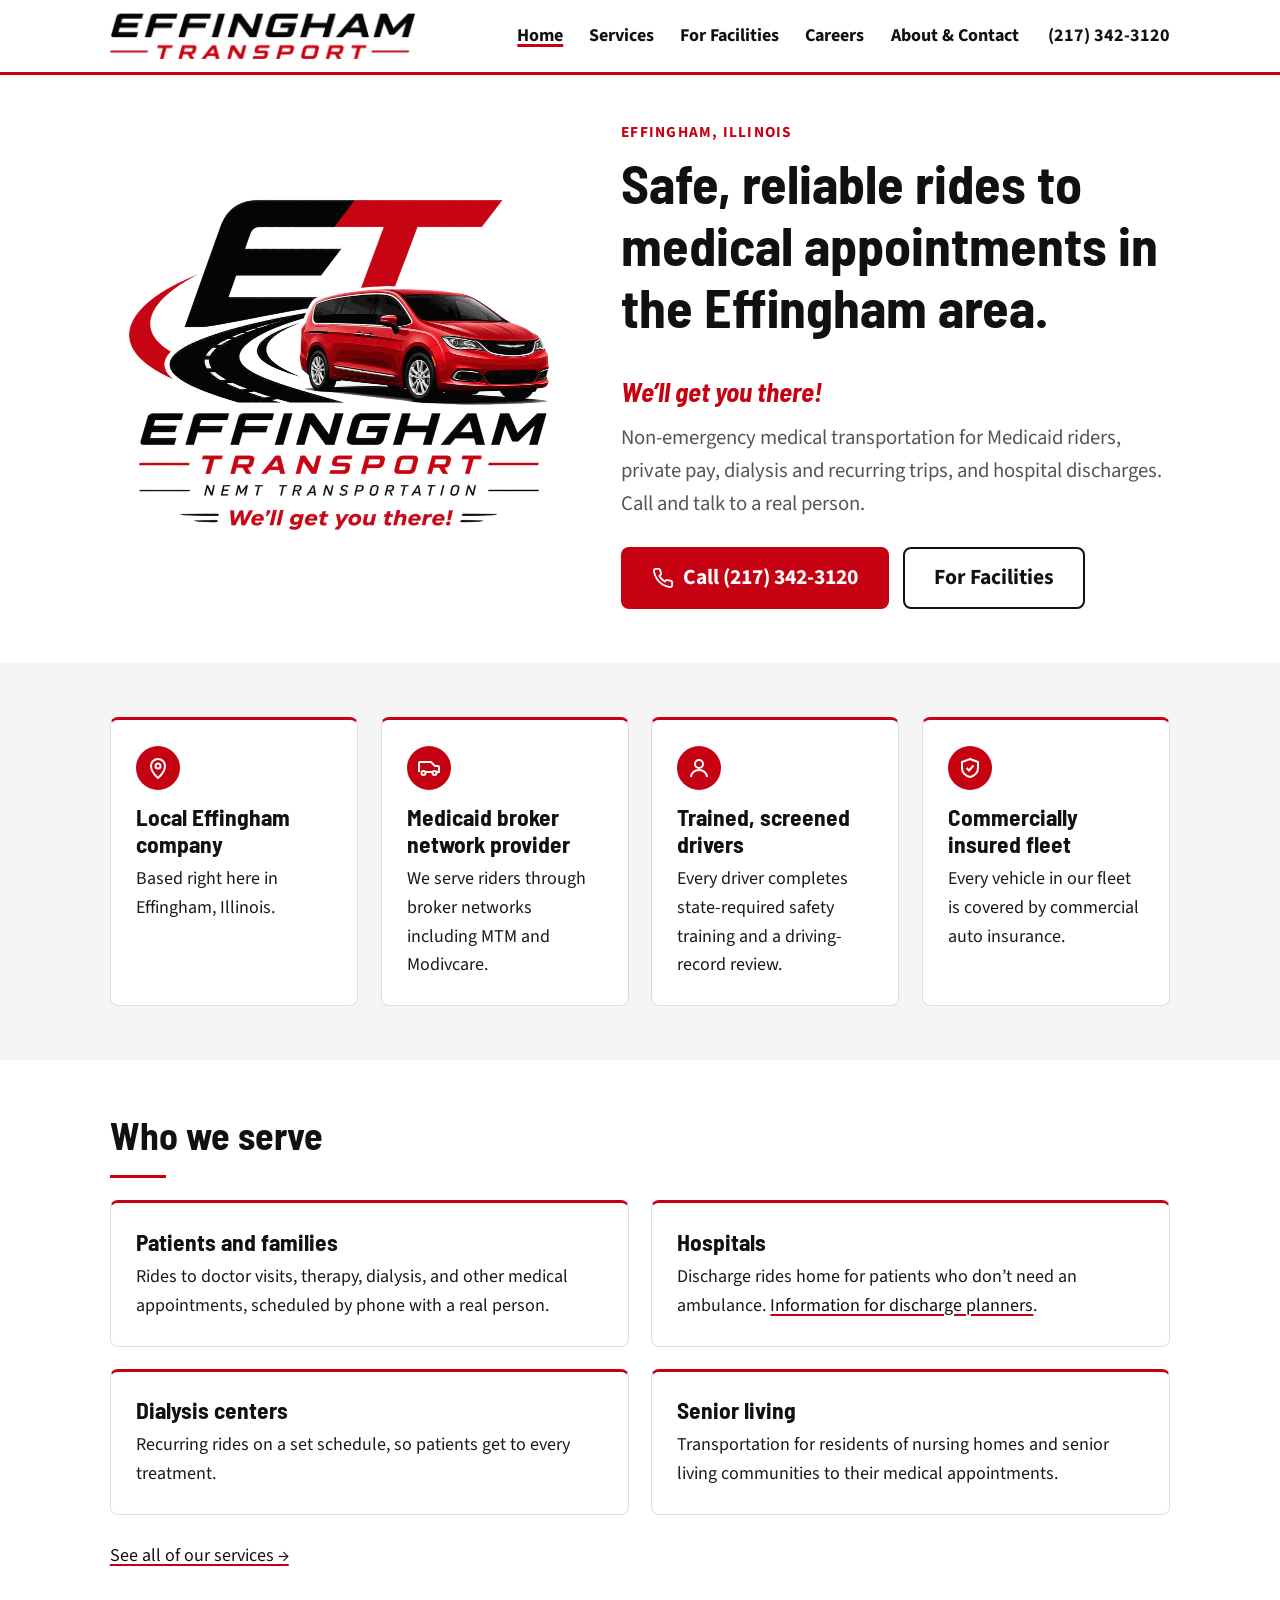
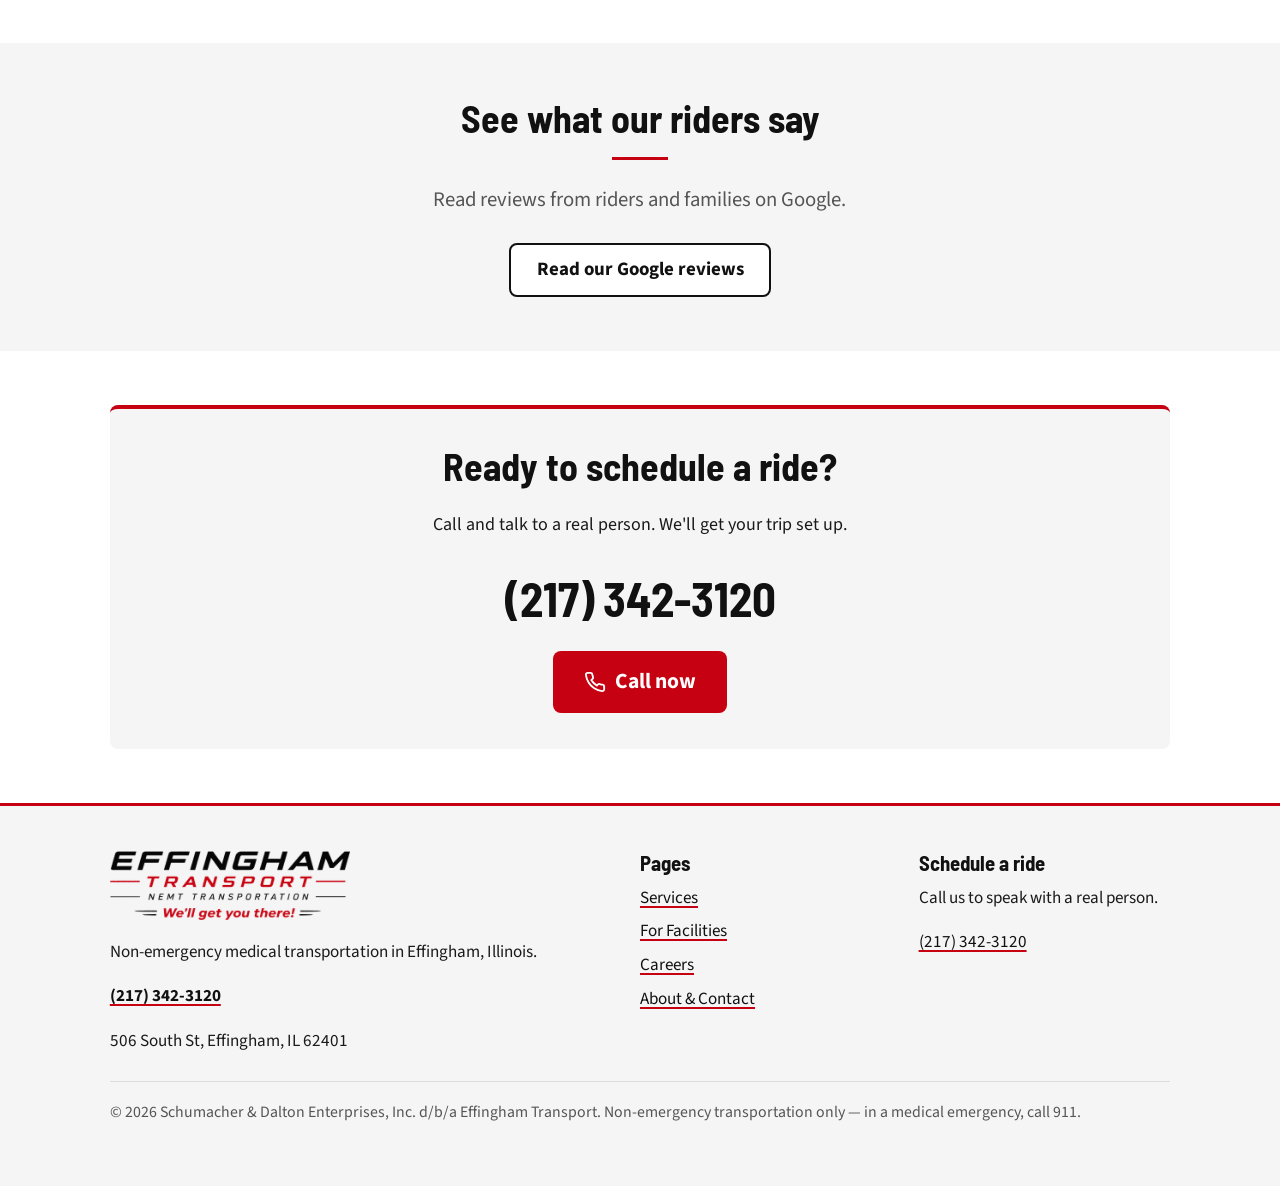
<file: index.html>
<!DOCTYPE html>
<html lang="en" class="no-js">
<head>
  <meta charset="utf-8">
  <meta name="viewport" content="width=device-width, initial-scale=1">
  <title>Effingham Transport | Medical Transportation in Effingham, IL</title>
  <meta name="description" content="Non-emergency medical transportation (NEMT) in Effingham, IL. Medicaid rides, private pay, dialysis and recurring trips, and hospital discharges. Call (217) 342-3120.">
  <link rel="canonical" href="https://effinghamtransport.com/">
  <meta property="og:type" content="website">
  <meta property="og:site_name" content="Effingham Transport">
  <meta property="og:title" content="Effingham Transport | Medical Transportation in Effingham, IL">
  <meta property="og:description" content="Non-emergency medical transportation (NEMT) in Effingham, IL. Medicaid rides, private pay, dialysis and recurring trips, and hospital discharges. Call (217) 342-3120.">
  <meta property="og:url" content="https://effinghamtransport.com/">
  <meta property="og:image" content="https://effinghamtransport.com/assets/img/og-image.png">
  <meta property="og:image:width" content="1200">
  <meta property="og:image:height" content="630">
  <meta property="og:image:alt" content="Effingham Transport logo">
  <meta name="twitter:card" content="summary_large_image">
  <meta name="theme-color" content="#ffffff">
  <link rel="icon" href="favicon.svg" type="image/svg+xml">
  <link rel="icon" href="favicon.png" type="image/png" sizes="32x32">
  <link rel="apple-touch-icon" href="apple-touch-icon.png">
  <link rel="preconnect" href="https://fonts.googleapis.com">
  <link rel="preconnect" href="https://fonts.gstatic.com" crossorigin>
  <link href="https://fonts.googleapis.com/css2?family=Barlow+Semi+Condensed:wght@700&amp;family=Source+Sans+3:wght@400;700&amp;display=swap" rel="stylesheet">
  <link rel="stylesheet" href="styles.css">
  <script>document.documentElement.className = 'js';</script>
  <script type="application/ld+json">
{
  "@context": "https://schema.org",
  "@type": "LocalBusiness",
  "name": "Effingham Transport",
  "legalName": "Schumacher & Dalton Enterprises, Inc.",
  "description": "Non-emergency medical transportation (NEMT) in Effingham, Illinois.",
  "url": "https://effinghamtransport.com/",
  "telephone": "+1-217-342-3120",
  "image": "https://effinghamtransport.com/assets/img/og-image.png",
  "logo": "https://effinghamtransport.com/assets/img/logo-full.png",
  "address": {
    "@type": "PostalAddress",
    "streetAddress": "506 South St",
    "addressLocality": "Effingham",
    "addressRegion": "IL",
    "postalCode": "62401",
    "addressCountry": "US"
  },
  "openingHoursSpecification": [
    {
      "@type": "OpeningHoursSpecification",
      "dayOfWeek": ["Monday", "Tuesday", "Wednesday", "Thursday", "Friday"],
      "opens": "05:00",
      "closes": "17:00"
    },
    {
      "@type": "OpeningHoursSpecification",
      "dayOfWeek": "Saturday",
      "opens": "05:00",
      "closes": "12:00"
    }
  ],
  "areaServed": [
    {
      "@type": "AdministrativeArea",
      "name": "Effingham County, IL"
    },
    {
      "@type": "AdministrativeArea",
      "name": "Fayette County, IL"
    },
    {
      "@type": "AdministrativeArea",
      "name": "Clay County, IL"
    },
    {
      "@type": "AdministrativeArea",
      "name": "Coles County, IL"
    },
    {
      "@type": "AdministrativeArea",
      "name": "Marion County, IL"
    },
    {
      "@type": "AdministrativeArea",
      "name": "Jefferson County, IL"
    },
    {
      "@type": "AdministrativeArea",
      "name": "Christian County, IL"
    },
    {
      "@type": "AdministrativeArea",
      "name": "Macon County, IL"
    },
    {
      "@type": "AdministrativeArea",
      "name": "Piatt County, IL"
    },
    {
      "@type": "AdministrativeArea",
      "name": "Champaign County, IL"
    },
    {
      "@type": "AdministrativeArea",
      "name": "Vermilion County, IL"
    },
    {
      "@type": "AdministrativeArea",
      "name": "Sangamon County, IL"
    }
  ]
}
  </script>
</head>
<body>
  <a class="skip-link" href="#main">Skip to main content</a>

  <header class="site-header">
    <div class="container header-inner">
      <a class="logo" href="index.html"><img src="assets/img/logo-wordmark.png" width="636" height="96" alt="Effingham Transport"></a>
      <button class="nav-toggle" type="button" aria-expanded="false" aria-controls="site-nav">Menu</button>
      <nav class="site-nav" id="site-nav" aria-label="Main">
        <ul>
        <li><a href="index.html" aria-current="page">Home</a></li>
        <li><a href="services.html">Services</a></li>
        <li><a href="facilities.html">For Facilities</a></li>
        <li><a href="careers.html">Careers</a></li>
        <li><a href="about.html">About &amp; Contact</a></li>
        </ul>
      </nav>
      <a class="header-phone" href="tel:+12173423120">(217) 342-3120</a>
    </div>
  </header>

  <main id="main" tabindex="-1">
    <section class="hero">
      <div class="container hero-grid">
        <img class="hero-logo" src="assets/img/logo-full.png" width="840" height="661" alt="Effingham Transport logo: a red minivan on a winding road">
        <div>
          <p class="eyebrow">Effingham, Illinois</p>
          <h1>Safe, reliable rides to medical appointments in the Effingham area.</h1>
          <p class="tagline">We&rsquo;ll get you there!</p>
          <p class="lead">Non-emergency medical transportation for Medicaid riders, private pay, dialysis and recurring trips, and hospital discharges. Call and talk to a real person.</p>
          <div class="btn-row">
            <a class="btn btn--primary btn--lg" href="tel:+12173423120"><svg viewBox="0 0 24 24" width="22" height="22" fill="none" stroke="currentColor" stroke-width="2" aria-hidden="true"><path d="M22 16.9v3a2 2 0 0 1-2.2 2 19.8 19.8 0 0 1-8.6-3.1 19.5 19.5 0 0 1-6-6A19.8 19.8 0 0 1 2.1 4.2 2 2 0 0 1 4.1 2h3a2 2 0 0 1 2 1.7c.1 1 .4 1.9.7 2.8a2 2 0 0 1-.5 2.1L8 9.9a16 16 0 0 0 6 6l1.3-1.3a2 2 0 0 1 2.1-.4c.9.3 1.8.6 2.8.7a2 2 0 0 1 1.7 2z"/></svg>Call (217) 342-3120</a>
            <a class="btn btn--secondary btn--lg" href="facilities.html">For Facilities</a>
          </div>
        </div>
      </div>
    </section>

    <section class="section section--gray" aria-labelledby="trust-h">
      <div class="container">
        <h2 id="trust-h" class="visually-hidden">Why ride with us</h2>
        <div class="grid grid--4">
          <div class="card trust-item">
            <div class="trust-icon"><svg viewBox="0 0 24 24" fill="none" stroke="currentColor" stroke-width="2" aria-hidden="true"><path d="M12 22s7-6.2 7-12a7 7 0 1 0-14 0c0 5.8 7 12 7 12z"/><circle cx="12" cy="10" r="2.5"/></svg></div>
            <div><h3>Local Effingham company</h3><p>Based right here in Effingham, Illinois.</p></div>
          </div>
          <div class="card trust-item">
            <div class="trust-icon"><svg viewBox="0 0 24 24" fill="none" stroke="currentColor" stroke-width="2" aria-hidden="true"><path d="M2 16V7a1 1 0 0 1 1-1h11l4 4h3a1 1 0 0 1 1 1v5h-2"/><path d="M9 16h6"/><circle cx="6.5" cy="17" r="2"/><circle cx="17.5" cy="17" r="2"/></svg></div>
            <div><h3>Medicaid broker network provider</h3><p>We serve riders through broker networks including MTM and Modivcare.</p></div>
          </div>
          <div class="card trust-item">
            <div class="trust-icon"><svg viewBox="0 0 24 24" fill="none" stroke="currentColor" stroke-width="2" aria-hidden="true"><circle cx="12" cy="8" r="4"/><path d="M4 21c0-4 3.6-7 8-7s8 3 8 7"/></svg></div>
            <div><h3>Trained, screened drivers</h3><p>Every driver completes state-required safety training and a driving-record review.</p></div>
          </div>
          <div class="card trust-item">
            <div class="trust-icon"><svg viewBox="0 0 24 24" fill="none" stroke="currentColor" stroke-width="2" aria-hidden="true"><path d="M12 3l8 3v6c0 4.5-3.4 8.3-8 9-4.6-.7-8-4.5-8-9V6l8-3z"/><path d="M8.5 12l2.5 2.5 4.5-5"/></svg></div>
            <div><h3>Commercially insured fleet</h3><p>Every vehicle in our fleet is covered by commercial auto insurance.</p></div>
          </div>
        </div>
      </div>
    </section>

    <section class="section" aria-labelledby="serve-h">
      <div class="container">
        <h2 id="serve-h">Who we serve</h2>
        <div class="grid grid--2">
          <div class="card"><h3>Patients and families</h3><p>Rides to doctor visits, therapy, dialysis, and other medical appointments, scheduled by phone with a real person.</p></div>
          <div class="card"><h3>Hospitals</h3><p>Discharge rides home for patients who don&rsquo;t need an ambulance. <a href="facilities.html">Information for discharge planners</a>.</p></div>
          <div class="card"><h3>Dialysis centers</h3><p>Recurring rides on a set schedule, so patients get to every treatment.</p></div>
          <div class="card"><h3>Senior living</h3><p>Transportation for residents of nursing homes and senior living communities to their medical appointments.</p></div>
        </div>
        <p style="margin-top:1.5rem"><a href="services.html">See all of our services &rarr;</a></p>
      </div>
    </section>

    <section class="section section--gray" aria-labelledby="reviews-h">
      <div class="container center">
          <h2 id="reviews-h">See what our riders say</h2>
          <p class="lead">Read reviews from riders and families on Google.</p>
          <div class="btn-row btn-row--center">
            <a class="btn btn--secondary" href="https://maps.google.com/?cid=1964646399469010055" target="_blank" rel="noopener">Read our Google reviews</a>
          </div>
      </div>
    </section>

    <section class="section">
      <div class="container">
        <div class="callout">
          <h2>Ready to schedule a ride?</h2>
          <p>Call and talk to a real person. We'll get your trip set up.</p>
          <a class="big-phone" href="tel:+12173423120">(217) 342-3120</a>
          <div><a class="btn btn--primary btn--lg" href="tel:+12173423120"><svg viewBox="0 0 24 24" width="22" height="22" fill="none" stroke="currentColor" stroke-width="2" aria-hidden="true"><path d="M22 16.9v3a2 2 0 0 1-2.2 2 19.8 19.8 0 0 1-8.6-3.1 19.5 19.5 0 0 1-6-6A19.8 19.8 0 0 1 2.1 4.2 2 2 0 0 1 4.1 2h3a2 2 0 0 1 2 1.7c.1 1 .4 1.9.7 2.8a2 2 0 0 1-.5 2.1L8 9.9a16 16 0 0 0 6 6l1.3-1.3a2 2 0 0 1 2.1-.4c.9.3 1.8.6 2.8.7a2 2 0 0 1 1.7 2z"/></svg>Call now</a></div>
        </div>
      </div>
    </section>
  </main>

  <footer class="site-footer">
    <div class="container">
      <div class="footer-grid">
        <div>
          <img class="footer-logo" src="assets/img/logo-wordmark-tagline.png" width="560" height="161" alt="Effingham Transport: We&rsquo;ll get you there!" loading="lazy">
          <p>Non-emergency medical transportation in Effingham, Illinois.</p>
          <p><a href="tel:+12173423120"><strong>(217) 342-3120</strong></a></p>
          <!-- NAP: keep name/address/phone identical to the Google Business Profile -->
          <address style="font-style:normal">
            506 South St, Effingham, IL 62401
          </address>
        </div>
        <div>
          <h2>Pages</h2>
          <ul>
            <li><a href="services.html">Services</a></li>
            <li><a href="facilities.html">For Facilities</a></li>
            <li><a href="careers.html">Careers</a></li>
            <li><a href="about.html">About &amp; Contact</a></li>
          </ul>
        </div>
        <div>
          <h2>Schedule a ride</h2>
          <p>Call us to speak with a real person.</p>
          <p><a href="tel:+12173423120">(217) 342-3120</a></p>
        </div>
      </div>
      <p class="footer-legal">&copy; 2026 Schumacher &amp; Dalton Enterprises, Inc. d/b/a Effingham Transport. Non-emergency transportation only &mdash; in a medical emergency, call 911.</p>
    </div>
  </footer>

  <div class="call-bar"><a class="btn btn--primary" href="tel:+12173423120"><svg viewBox="0 0 24 24" width="22" height="22" fill="none" stroke="currentColor" stroke-width="2" aria-hidden="true"><path d="M22 16.9v3a2 2 0 0 1-2.2 2 19.8 19.8 0 0 1-8.6-3.1 19.5 19.5 0 0 1-6-6A19.8 19.8 0 0 1 2.1 4.2 2 2 0 0 1 4.1 2h3a2 2 0 0 1 2 1.7c.1 1 .4 1.9.7 2.8a2 2 0 0 1-.5 2.1L8 9.9a16 16 0 0 0 6 6l1.3-1.3a2 2 0 0 1 2.1-.4c.9.3 1.8.6 2.8.7a2 2 0 0 1 1.7 2z"/></svg>Call (217) 342-3120</a></div>

  <script>
    (function () {
      var b = document.querySelector('.nav-toggle'), n = document.getElementById('site-nav');
      b.addEventListener('click', function () {
        var open = n.classList.toggle('is-open');
        b.setAttribute('aria-expanded', open ? 'true' : 'false');
      });
    })();
  </script>
</body>
</html>
</file>
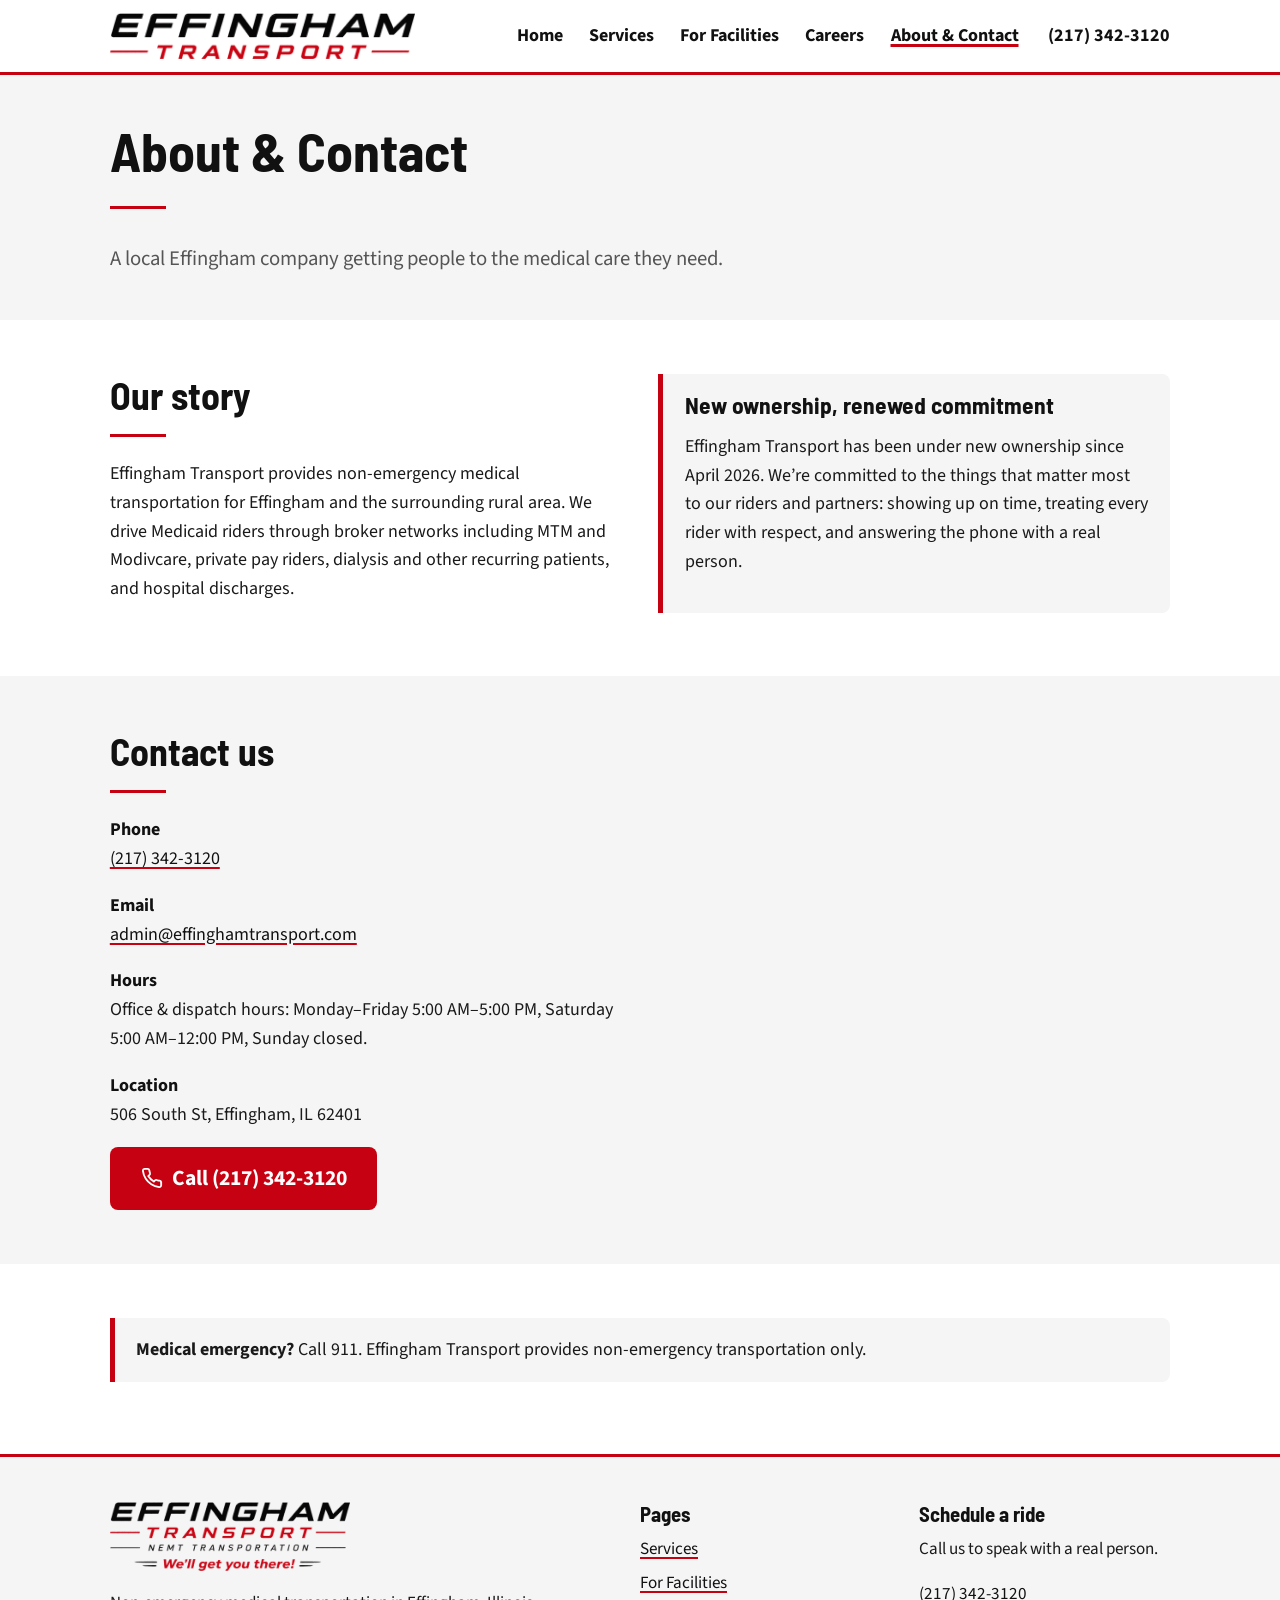
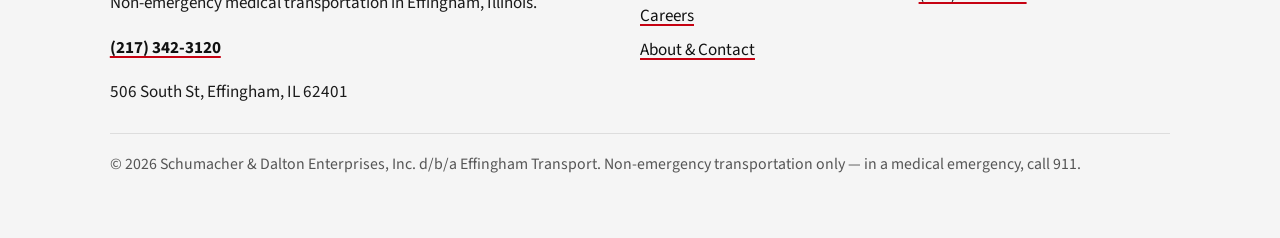
<file: about.html>
<!DOCTYPE html>
<html lang="en" class="no-js">
<head>
  <meta charset="utf-8">
  <meta name="viewport" content="width=device-width, initial-scale=1">
  <title>About & Contact | Effingham Transport, Effingham IL</title>
  <meta name="description" content="Contact Effingham Transport, a locally owned NEMT company in Effingham, IL. Call (217) 342-3120. Hours, locations, and map.">
  <link rel="canonical" href="https://effinghamtransport.com/about.html">
  <meta property="og:type" content="website">
  <meta property="og:site_name" content="Effingham Transport">
  <meta property="og:title" content="About & Contact | Effingham Transport, Effingham IL">
  <meta property="og:description" content="Contact Effingham Transport, a locally owned NEMT company in Effingham, IL. Call (217) 342-3120. Hours, locations, and map.">
  <meta property="og:url" content="https://effinghamtransport.com/about.html">
  <meta property="og:image" content="https://effinghamtransport.com/assets/img/og-image.png">
  <meta property="og:image:width" content="1200">
  <meta property="og:image:height" content="630">
  <meta property="og:image:alt" content="Effingham Transport logo">
  <meta name="twitter:card" content="summary_large_image">
  <meta name="theme-color" content="#ffffff">
  <link rel="icon" href="favicon.svg" type="image/svg+xml">
  <link rel="icon" href="favicon.png" type="image/png" sizes="32x32">
  <link rel="apple-touch-icon" href="apple-touch-icon.png">
  <link rel="preconnect" href="https://fonts.googleapis.com">
  <link rel="preconnect" href="https://fonts.gstatic.com" crossorigin>
  <link href="https://fonts.googleapis.com/css2?family=Barlow+Semi+Condensed:wght@700&amp;family=Source+Sans+3:wght@400;700&amp;display=swap" rel="stylesheet">
  <link rel="stylesheet" href="styles.css">
  <script>document.documentElement.className = 'js';</script>
</head>
<body>
  <a class="skip-link" href="#main">Skip to main content</a>

  <header class="site-header">
    <div class="container header-inner">
      <a class="logo" href="index.html"><img src="assets/img/logo-wordmark.png" width="636" height="96" alt="Effingham Transport"></a>
      <button class="nav-toggle" type="button" aria-expanded="false" aria-controls="site-nav">Menu</button>
      <nav class="site-nav" id="site-nav" aria-label="Main">
        <ul>
        <li><a href="index.html">Home</a></li>
        <li><a href="services.html">Services</a></li>
        <li><a href="facilities.html">For Facilities</a></li>
        <li><a href="careers.html">Careers</a></li>
        <li><a href="about.html" aria-current="page">About &amp; Contact</a></li>
        </ul>
      </nav>
      <a class="header-phone" href="tel:+12173423120">(217) 342-3120</a>
    </div>
  </header>

  <main id="main" tabindex="-1">
    <section class="page-hero">
      <div class="container">
        <h1>About &amp; Contact</h1>
        <p class="lead">A local Effingham company getting people to the medical care they need.</p>
      </div>
    </section>

    <section class="section" aria-labelledby="story-h">
      <div class="container split split--top">
        <div>
          <h2 id="story-h">Our story</h2>
          <p>Effingham Transport provides non-emergency medical transportation for Effingham and the surrounding rural area. We drive Medicaid riders through broker networks including MTM and Modivcare, private pay riders, dialysis and other recurring patients, and hospital discharges.</p>
        </div>
        <div class="note">
          <h3>New ownership, renewed commitment</h3>
          <p>Effingham Transport has been under new ownership since April 2026. We&rsquo;re committed to the things that matter most to our riders and partners: showing up on time, treating every rider with respect, and answering the phone with a real person.</p>
        </div>
      </div>
    </section>

    <section class="section section--gray" id="contact" aria-labelledby="contact-h">
      <div class="container split">
        <div>
          <h2 id="contact-h">Contact us</h2>
          <ul class="contact-list">
            <li><strong>Phone</strong><a href="tel:+12173423120">(217) 342-3120</a></li>
            <li><strong>Email</strong><a href="mailto:admin@effinghamtransport.com">admin@effinghamtransport.com</a></li>
            <li><strong>Hours</strong>Office &amp; dispatch hours: Monday&ndash;Friday 5:00 AM&ndash;5:00 PM, Saturday 5:00 AM&ndash;12:00 PM, Sunday closed.</li>
            <li><strong>Location</strong><address style="font-style:normal">506 South St, Effingham, IL 62401</address></li>
          </ul>
          <a class="btn btn--primary btn--lg" href="tel:+12173423120"><svg viewBox="0 0 24 24" width="22" height="22" fill="none" stroke="currentColor" stroke-width="2" aria-hidden="true"><path d="M22 16.9v3a2 2 0 0 1-2.2 2 19.8 19.8 0 0 1-8.6-3.1 19.5 19.5 0 0 1-6-6A19.8 19.8 0 0 1 2.1 4.2 2 2 0 0 1 4.1 2h3a2 2 0 0 1 2 1.7c.1 1 .4 1.9.7 2.8a2 2 0 0 1-.5 2.1L8 9.9a16 16 0 0 0 6 6l1.3-1.3a2 2 0 0 1 2.1-.4c.9.3 1.8.6 2.8.7a2 2 0 0 1 1.7 2z"/></svg>Call (217) 342-3120</a>
        </div>
        <div>
          <iframe class="map-embed" title="Map of Effingham Transport's main location"
            src="https://www.google.com/maps?q=506+South+St,+Effingham,+IL+62401&amp;output=embed"
            loading="lazy" referrerpolicy="no-referrer-when-downgrade"></iframe>
        </div>
      </div>
    </section>

    <section class="section">
      <div class="container">
        <p class="note"><strong>Medical emergency?</strong> Call 911. Effingham Transport provides non-emergency transportation only.</p>
      </div>
    </section>
  </main>

  <footer class="site-footer">
    <div class="container">
      <div class="footer-grid">
        <div>
          <img class="footer-logo" src="assets/img/logo-wordmark-tagline.png" width="560" height="161" alt="Effingham Transport: We&rsquo;ll get you there!" loading="lazy">
          <p>Non-emergency medical transportation in Effingham, Illinois.</p>
          <p><a href="tel:+12173423120"><strong>(217) 342-3120</strong></a></p>
          <!-- NAP: keep name/address/phone identical to the Google Business Profile -->
          <address style="font-style:normal">
            506 South St, Effingham, IL 62401
          </address>
        </div>
        <div>
          <h2>Pages</h2>
          <ul>
            <li><a href="services.html">Services</a></li>
            <li><a href="facilities.html">For Facilities</a></li>
            <li><a href="careers.html">Careers</a></li>
            <li><a href="about.html">About &amp; Contact</a></li>
          </ul>
        </div>
        <div>
          <h2>Schedule a ride</h2>
          <p>Call us to speak with a real person.</p>
          <p><a href="tel:+12173423120">(217) 342-3120</a></p>
        </div>
      </div>
      <p class="footer-legal">&copy; 2026 Schumacher &amp; Dalton Enterprises, Inc. d/b/a Effingham Transport. Non-emergency transportation only &mdash; in a medical emergency, call 911.</p>
    </div>
  </footer>

  <div class="call-bar"><a class="btn btn--primary" href="tel:+12173423120"><svg viewBox="0 0 24 24" width="22" height="22" fill="none" stroke="currentColor" stroke-width="2" aria-hidden="true"><path d="M22 16.9v3a2 2 0 0 1-2.2 2 19.8 19.8 0 0 1-8.6-3.1 19.5 19.5 0 0 1-6-6A19.8 19.8 0 0 1 2.1 4.2 2 2 0 0 1 4.1 2h3a2 2 0 0 1 2 1.7c.1 1 .4 1.9.7 2.8a2 2 0 0 1-.5 2.1L8 9.9a16 16 0 0 0 6 6l1.3-1.3a2 2 0 0 1 2.1-.4c.9.3 1.8.6 2.8.7a2 2 0 0 1 1.7 2z"/></svg>Call (217) 342-3120</a></div>

  <script>
    (function () {
      var b = document.querySelector('.nav-toggle'), n = document.getElementById('site-nav');
      b.addEventListener('click', function () {
        var open = n.classList.toggle('is-open');
        b.setAttribute('aria-expanded', open ? 'true' : 'false');
      });
    })();
  </script>
</body>
</html>
</file>
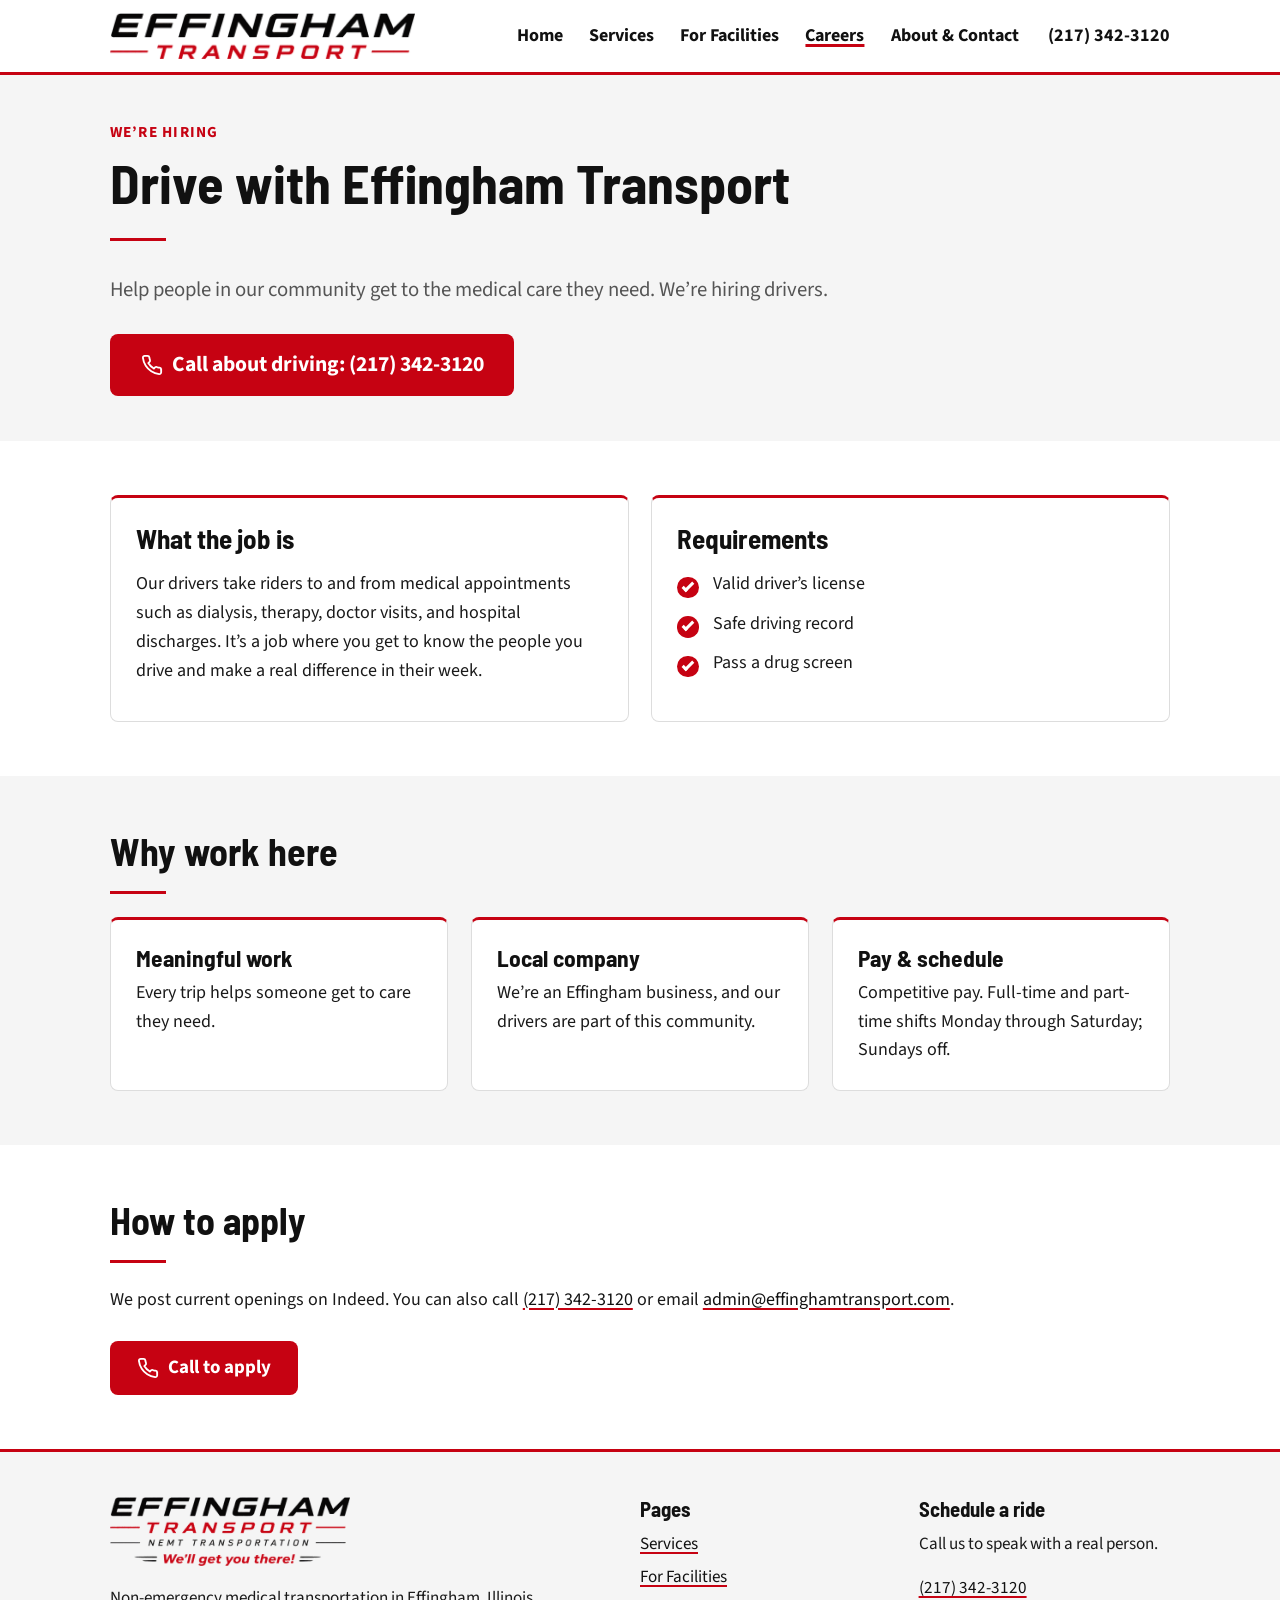
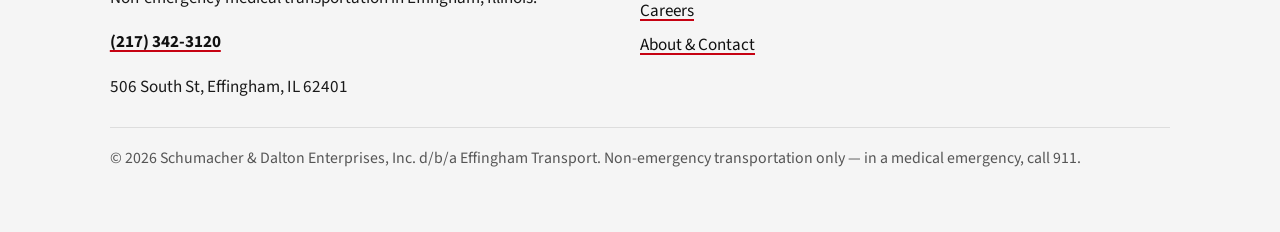
<file: careers.html>
<!DOCTYPE html>
<html lang="en" class="no-js">
<head>
  <meta charset="utf-8">
  <meta name="viewport" content="width=device-width, initial-scale=1">
  <title>Careers | Driver Jobs in Effingham, IL | Effingham Transport</title>
  <meta name="description" content="Now hiring drivers in Effingham, IL. Drive for Effingham Transport and help riders get to medical appointments. Call (217) 342-3120 to apply.">
  <link rel="canonical" href="https://effinghamtransport.com/careers.html">
  <meta property="og:type" content="website">
  <meta property="og:site_name" content="Effingham Transport">
  <meta property="og:title" content="Careers | Driver Jobs in Effingham, IL | Effingham Transport">
  <meta property="og:description" content="Now hiring drivers in Effingham, IL. Drive for Effingham Transport and help riders get to medical appointments. Call (217) 342-3120 to apply.">
  <meta property="og:url" content="https://effinghamtransport.com/careers.html">
  <meta property="og:image" content="https://effinghamtransport.com/assets/img/og-image.png">
  <meta property="og:image:width" content="1200">
  <meta property="og:image:height" content="630">
  <meta property="og:image:alt" content="Effingham Transport logo">
  <meta name="twitter:card" content="summary_large_image">
  <meta name="theme-color" content="#ffffff">
  <link rel="icon" href="favicon.svg" type="image/svg+xml">
  <link rel="icon" href="favicon.png" type="image/png" sizes="32x32">
  <link rel="apple-touch-icon" href="apple-touch-icon.png">
  <link rel="preconnect" href="https://fonts.googleapis.com">
  <link rel="preconnect" href="https://fonts.gstatic.com" crossorigin>
  <link href="https://fonts.googleapis.com/css2?family=Barlow+Semi+Condensed:wght@700&amp;family=Source+Sans+3:wght@400;700&amp;display=swap" rel="stylesheet">
  <link rel="stylesheet" href="styles.css">
  <script>document.documentElement.className = 'js';</script>
</head>
<body>
  <a class="skip-link" href="#main">Skip to main content</a>

  <header class="site-header">
    <div class="container header-inner">
      <a class="logo" href="index.html"><img src="assets/img/logo-wordmark.png" width="636" height="96" alt="Effingham Transport"></a>
      <button class="nav-toggle" type="button" aria-expanded="false" aria-controls="site-nav">Menu</button>
      <nav class="site-nav" id="site-nav" aria-label="Main">
        <ul>
        <li><a href="index.html">Home</a></li>
        <li><a href="services.html">Services</a></li>
        <li><a href="facilities.html">For Facilities</a></li>
        <li><a href="careers.html" aria-current="page">Careers</a></li>
        <li><a href="about.html">About &amp; Contact</a></li>
        </ul>
      </nav>
      <a class="header-phone" href="tel:+12173423120">(217) 342-3120</a>
    </div>
  </header>

  <main id="main" tabindex="-1">
    <section class="page-hero">
      <div class="container">
        <p class="eyebrow">We&rsquo;re hiring</p>
        <h1>Drive with Effingham Transport</h1>
        <p class="lead">Help people in our community get to the medical care they need. We&rsquo;re hiring drivers.</p>
        <div class="btn-row">
          <a class="btn btn--primary btn--lg" href="tel:+12173423120"><svg viewBox="0 0 24 24" width="22" height="22" fill="none" stroke="currentColor" stroke-width="2" aria-hidden="true"><path d="M22 16.9v3a2 2 0 0 1-2.2 2 19.8 19.8 0 0 1-8.6-3.1 19.5 19.5 0 0 1-6-6A19.8 19.8 0 0 1 2.1 4.2 2 2 0 0 1 4.1 2h3a2 2 0 0 1 2 1.7c.1 1 .4 1.9.7 2.8a2 2 0 0 1-.5 2.1L8 9.9a16 16 0 0 0 6 6l1.3-1.3a2 2 0 0 1 2.1-.4c.9.3 1.8.6 2.8.7a2 2 0 0 1 1.7 2z"/></svg>Call about driving: (217) 342-3120</a>
        </div>
      </div>
    </section>

    <section class="section" aria-labelledby="job-h">
      <div class="container grid grid--2">
        <div class="card">
          <h2 id="job-h">What the job is</h2>
          <p>Our drivers take riders to and from medical appointments such as dialysis, therapy, doctor visits, and hospital discharges. It&rsquo;s a job where you get to know the people you drive and make a real difference in their week.</p>
        </div>
        <div class="card">
          <h2>Requirements</h2>
          <ul class="check-list">
            <li>Valid driver&rsquo;s license</li>
            <li>Safe driving record</li>
            <li>Pass a drug screen</li>
          </ul>
        </div>
      </div>
    </section>

    <section class="section section--gray" aria-labelledby="why-work-h">
      <div class="container">
        <h2 id="why-work-h">Why work here</h2>
        <div class="grid grid--3">
          <div class="card"><h3>Meaningful work</h3><p>Every trip helps someone get to care they need.</p></div>
          <div class="card"><h3>Local company</h3><p>We&rsquo;re an Effingham business, and our drivers are part of this community.</p></div>
          <div class="card"><h3>Pay &amp; schedule</h3><p>Competitive pay. Full-time and part-time shifts Monday through Saturday; Sundays off.</p></div>
        </div>
      </div>
    </section>

    <section class="section" aria-labelledby="apply-h">
      <div class="container">
        <h2 id="apply-h">How to apply</h2>
        <p>We post current openings on Indeed. You can also call <a href="tel:+12173423120">(217) 342-3120</a> or email <a href="mailto:admin@effinghamtransport.com">admin@effinghamtransport.com</a>.</p>
        <div class="btn-row">
          <a class="btn btn--primary" href="tel:+12173423120"><svg viewBox="0 0 24 24" width="22" height="22" fill="none" stroke="currentColor" stroke-width="2" aria-hidden="true"><path d="M22 16.9v3a2 2 0 0 1-2.2 2 19.8 19.8 0 0 1-8.6-3.1 19.5 19.5 0 0 1-6-6A19.8 19.8 0 0 1 2.1 4.2 2 2 0 0 1 4.1 2h3a2 2 0 0 1 2 1.7c.1 1 .4 1.9.7 2.8a2 2 0 0 1-.5 2.1L8 9.9a16 16 0 0 0 6 6l1.3-1.3a2 2 0 0 1 2.1-.4c.9.3 1.8.6 2.8.7a2 2 0 0 1 1.7 2z"/></svg>Call to apply</a>
        </div>
      </div>
    </section>
  </main>

  <footer class="site-footer">
    <div class="container">
      <div class="footer-grid">
        <div>
          <img class="footer-logo" src="assets/img/logo-wordmark-tagline.png" width="560" height="161" alt="Effingham Transport: We&rsquo;ll get you there!" loading="lazy">
          <p>Non-emergency medical transportation in Effingham, Illinois.</p>
          <p><a href="tel:+12173423120"><strong>(217) 342-3120</strong></a></p>
          <!-- NAP: keep name/address/phone identical to the Google Business Profile -->
          <address style="font-style:normal">
            506 South St, Effingham, IL 62401
          </address>
        </div>
        <div>
          <h2>Pages</h2>
          <ul>
            <li><a href="services.html">Services</a></li>
            <li><a href="facilities.html">For Facilities</a></li>
            <li><a href="careers.html">Careers</a></li>
            <li><a href="about.html">About &amp; Contact</a></li>
          </ul>
        </div>
        <div>
          <h2>Schedule a ride</h2>
          <p>Call us to speak with a real person.</p>
          <p><a href="tel:+12173423120">(217) 342-3120</a></p>
        </div>
      </div>
      <p class="footer-legal">&copy; 2026 Schumacher &amp; Dalton Enterprises, Inc. d/b/a Effingham Transport. Non-emergency transportation only &mdash; in a medical emergency, call 911.</p>
    </div>
  </footer>

  <div class="call-bar"><a class="btn btn--primary" href="tel:+12173423120"><svg viewBox="0 0 24 24" width="22" height="22" fill="none" stroke="currentColor" stroke-width="2" aria-hidden="true"><path d="M22 16.9v3a2 2 0 0 1-2.2 2 19.8 19.8 0 0 1-8.6-3.1 19.5 19.5 0 0 1-6-6A19.8 19.8 0 0 1 2.1 4.2 2 2 0 0 1 4.1 2h3a2 2 0 0 1 2 1.7c.1 1 .4 1.9.7 2.8a2 2 0 0 1-.5 2.1L8 9.9a16 16 0 0 0 6 6l1.3-1.3a2 2 0 0 1 2.1-.4c.9.3 1.8.6 2.8.7a2 2 0 0 1 1.7 2z"/></svg>Call (217) 342-3120</a></div>

  <script>
    (function () {
      var b = document.querySelector('.nav-toggle'), n = document.getElementById('site-nav');
      b.addEventListener('click', function () {
        var open = n.classList.toggle('is-open');
        b.setAttribute('aria-expanded', open ? 'true' : 'false');
      });
    })();
  </script>
</body>
</html>
</file>
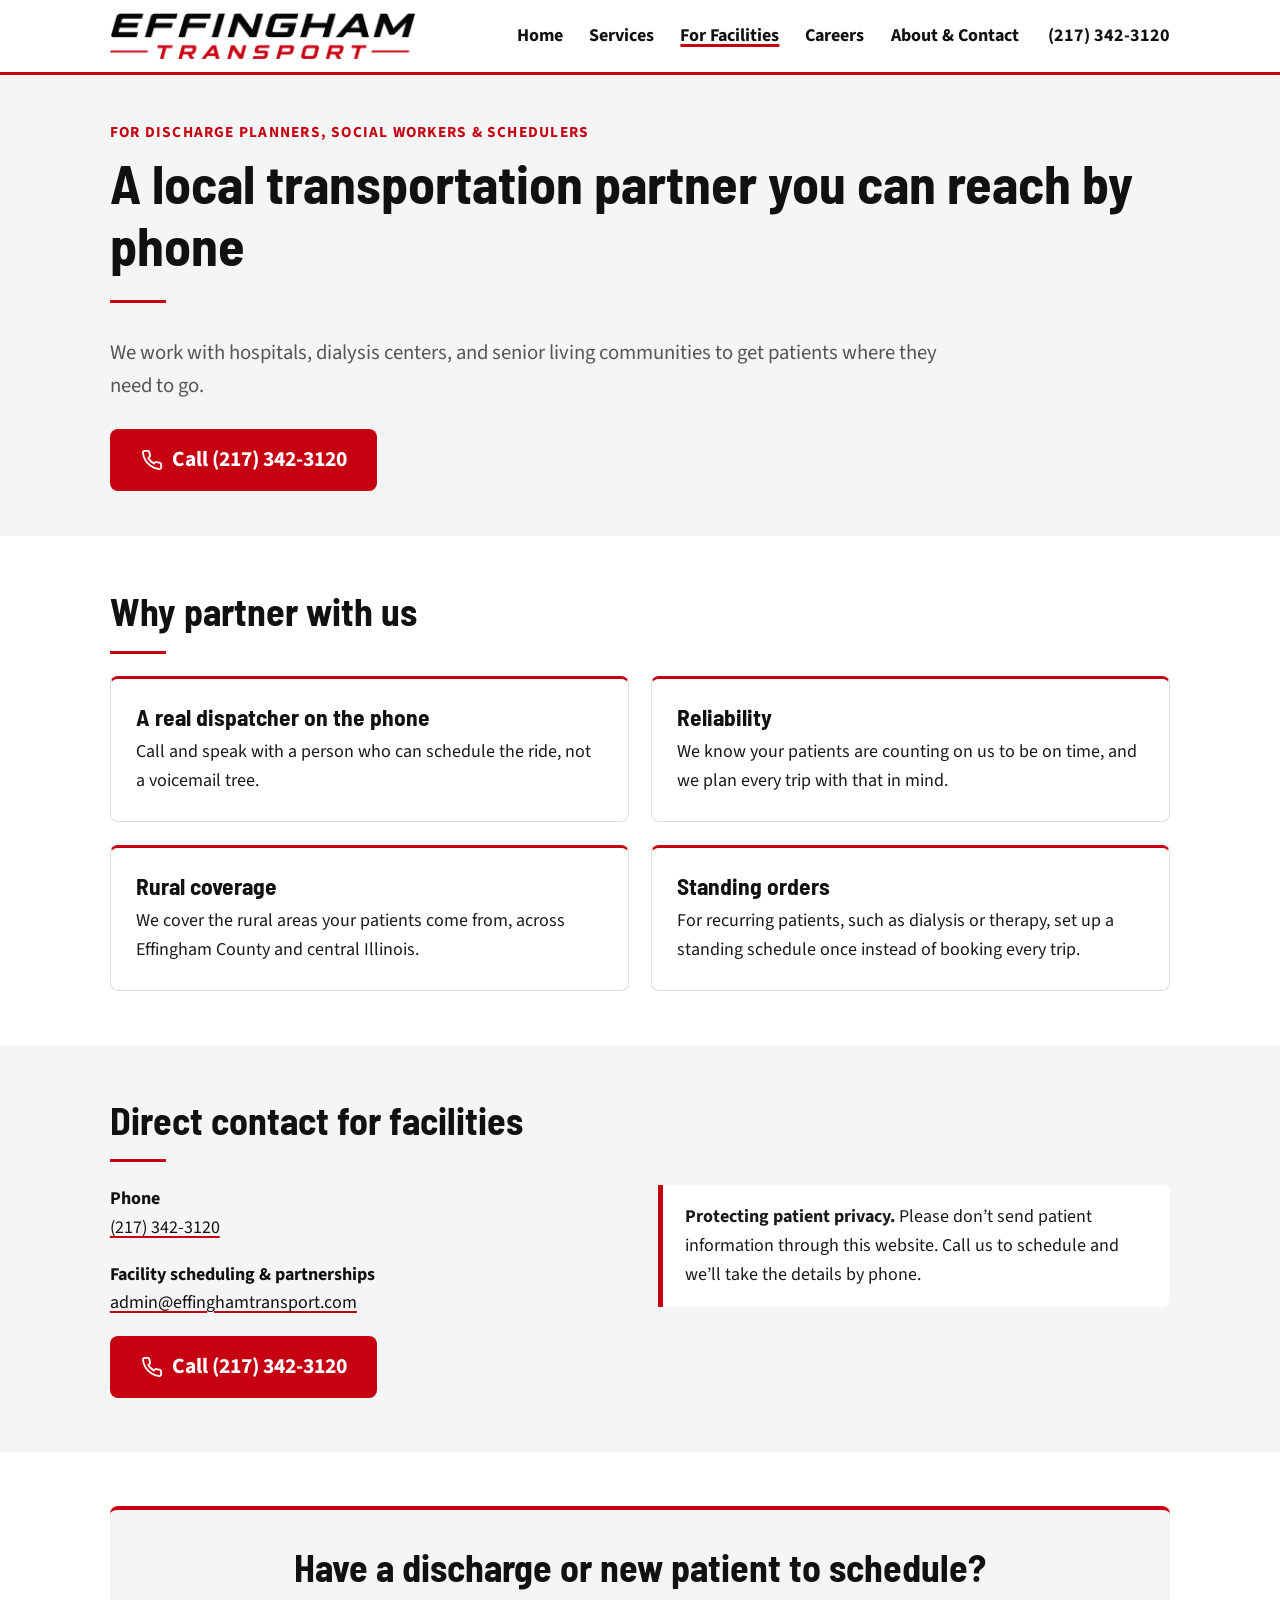
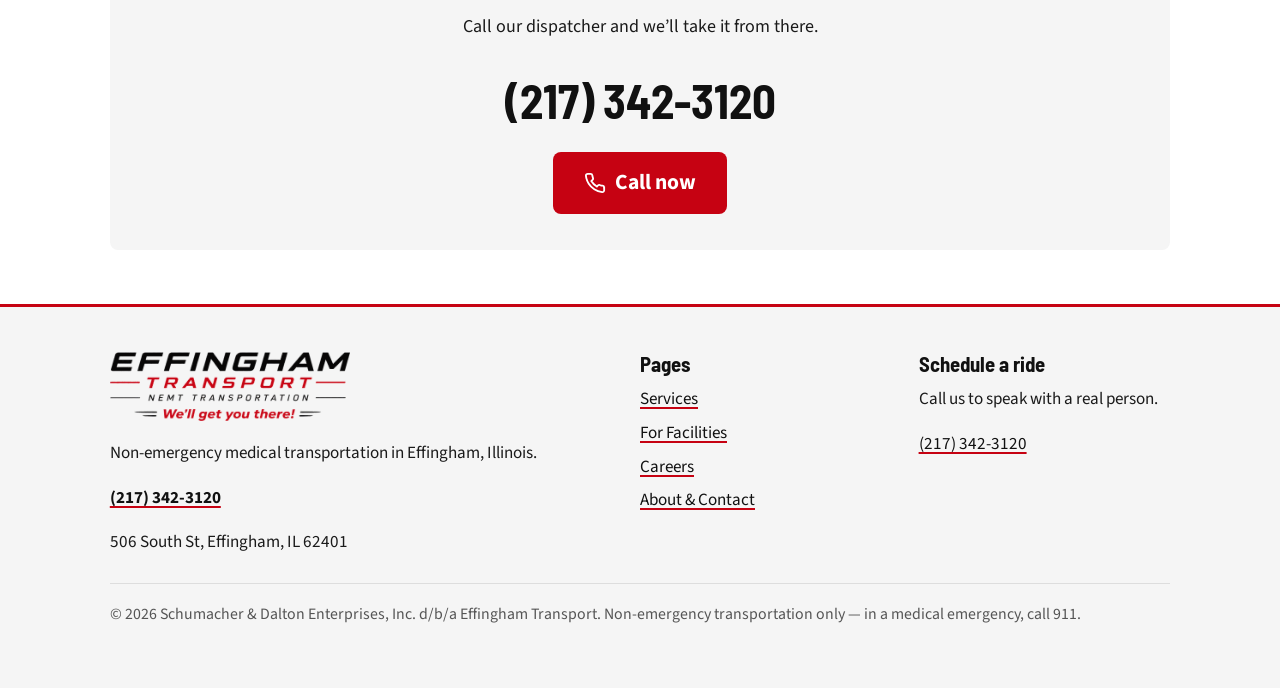
<file: facilities.html>
<!DOCTYPE html>
<html lang="en" class="no-js">
<head>
  <meta charset="utf-8">
  <meta name="viewport" content="width=device-width, initial-scale=1">
  <title>For Facilities | NEMT Partner for Hospitals & Dialysis Centers, Effingham IL</title>
  <meta name="description" content="Effingham Transport partners with hospitals, dialysis centers, and senior living in Effingham County, IL. Phone scheduling with a real dispatcher, rural coverage, standing orders.">
  <link rel="canonical" href="https://effinghamtransport.com/facilities.html">
  <meta property="og:type" content="website">
  <meta property="og:site_name" content="Effingham Transport">
  <meta property="og:title" content="For Facilities | NEMT Partner for Hospitals & Dialysis Centers, Effingham IL">
  <meta property="og:description" content="Effingham Transport partners with hospitals, dialysis centers, and senior living in Effingham County, IL. Phone scheduling with a real dispatcher, rural coverage, standing orders.">
  <meta property="og:url" content="https://effinghamtransport.com/facilities.html">
  <meta property="og:image" content="https://effinghamtransport.com/assets/img/og-image.png">
  <meta property="og:image:width" content="1200">
  <meta property="og:image:height" content="630">
  <meta property="og:image:alt" content="Effingham Transport logo">
  <meta name="twitter:card" content="summary_large_image">
  <meta name="theme-color" content="#ffffff">
  <link rel="icon" href="favicon.svg" type="image/svg+xml">
  <link rel="icon" href="favicon.png" type="image/png" sizes="32x32">
  <link rel="apple-touch-icon" href="apple-touch-icon.png">
  <link rel="preconnect" href="https://fonts.googleapis.com">
  <link rel="preconnect" href="https://fonts.gstatic.com" crossorigin>
  <link href="https://fonts.googleapis.com/css2?family=Barlow+Semi+Condensed:wght@700&amp;family=Source+Sans+3:wght@400;700&amp;display=swap" rel="stylesheet">
  <link rel="stylesheet" href="styles.css">
  <script>document.documentElement.className = 'js';</script>
</head>
<body>
  <a class="skip-link" href="#main">Skip to main content</a>

  <header class="site-header">
    <div class="container header-inner">
      <a class="logo" href="index.html"><img src="assets/img/logo-wordmark.png" width="636" height="96" alt="Effingham Transport"></a>
      <button class="nav-toggle" type="button" aria-expanded="false" aria-controls="site-nav">Menu</button>
      <nav class="site-nav" id="site-nav" aria-label="Main">
        <ul>
        <li><a href="index.html">Home</a></li>
        <li><a href="services.html">Services</a></li>
        <li><a href="facilities.html" aria-current="page">For Facilities</a></li>
        <li><a href="careers.html">Careers</a></li>
        <li><a href="about.html">About &amp; Contact</a></li>
        </ul>
      </nav>
      <a class="header-phone" href="tel:+12173423120">(217) 342-3120</a>
    </div>
  </header>

  <main id="main" tabindex="-1">
    <section class="page-hero">
      <div class="container">
        <p class="eyebrow">For discharge planners, social workers &amp; schedulers</p>
        <h1>A local transportation partner you can reach by phone</h1>
        <p class="lead">We work with hospitals, dialysis centers, and senior living communities to get patients where they need to go.</p>
        <div class="btn-row">
          <a class="btn btn--primary btn--lg" href="tel:+12173423120"><svg viewBox="0 0 24 24" width="22" height="22" fill="none" stroke="currentColor" stroke-width="2" aria-hidden="true"><path d="M22 16.9v3a2 2 0 0 1-2.2 2 19.8 19.8 0 0 1-8.6-3.1 19.5 19.5 0 0 1-6-6A19.8 19.8 0 0 1 2.1 4.2 2 2 0 0 1 4.1 2h3a2 2 0 0 1 2 1.7c.1 1 .4 1.9.7 2.8a2 2 0 0 1-.5 2.1L8 9.9a16 16 0 0 0 6 6l1.3-1.3a2 2 0 0 1 2.1-.4c.9.3 1.8.6 2.8.7a2 2 0 0 1 1.7 2z"/></svg>Call (217) 342-3120</a>
        </div>
      </div>
    </section>

    <section class="section" aria-labelledby="why-h">
      <div class="container">
        <h2 id="why-h">Why partner with us</h2>
        <div class="grid grid--2">
          <div class="card"><h3>A real dispatcher on the phone</h3><p>Call and speak with a person who can schedule the ride, not a voicemail tree.</p></div>
          <div class="card"><h3>Reliability</h3><p>We know your patients are counting on us to be on time, and we plan every trip with that in mind.</p></div>
          <div class="card"><h3>Rural coverage</h3><p>We cover the rural areas your patients come from, across Effingham County and central Illinois.</p></div>
          <div class="card"><h3>Standing orders</h3><p>For recurring patients, such as dialysis or therapy, set up a standing schedule once instead of booking every trip.</p></div>
        </div>
      </div>
    </section>

    <section class="section section--gray" aria-labelledby="contact-h">
      <div class="container">
        <h2 id="contact-h">Direct contact for facilities</h2>
        <div class="split split--top">
        <div>
          <ul class="contact-list">
            <li><strong>Phone</strong><a href="tel:+12173423120">(217) 342-3120</a></li>
            <li><strong>Facility scheduling &amp; partnerships</strong><a href="mailto:admin@effinghamtransport.com">admin@effinghamtransport.com</a></li>
          </ul>
          <a class="btn btn--primary btn--lg" href="tel:+12173423120"><svg viewBox="0 0 24 24" width="22" height="22" fill="none" stroke="currentColor" stroke-width="2" aria-hidden="true"><path d="M22 16.9v3a2 2 0 0 1-2.2 2 19.8 19.8 0 0 1-8.6-3.1 19.5 19.5 0 0 1-6-6A19.8 19.8 0 0 1 2.1 4.2 2 2 0 0 1 4.1 2h3a2 2 0 0 1 2 1.7c.1 1 .4 1.9.7 2.8a2 2 0 0 1-.5 2.1L8 9.9a16 16 0 0 0 6 6l1.3-1.3a2 2 0 0 1 2.1-.4c.9.3 1.8.6 2.8.7a2 2 0 0 1 1.7 2z"/></svg>Call (217) 342-3120</a>
        </div>
          <p class="note"><strong>Protecting patient privacy.</strong> Please don&rsquo;t send patient information through this website. Call us to schedule and we&rsquo;ll take the details by phone.</p>
        </div>
      </div>
    </section>

    <section class="section">
      <div class="container">
        <div class="callout">
          <h2>Have a discharge or new patient to schedule?</h2>
          <p>Call our dispatcher and we&rsquo;ll take it from there.</p>
          <a class="big-phone" href="tel:+12173423120">(217) 342-3120</a>
          <div><a class="btn btn--primary btn--lg" href="tel:+12173423120"><svg viewBox="0 0 24 24" width="22" height="22" fill="none" stroke="currentColor" stroke-width="2" aria-hidden="true"><path d="M22 16.9v3a2 2 0 0 1-2.2 2 19.8 19.8 0 0 1-8.6-3.1 19.5 19.5 0 0 1-6-6A19.8 19.8 0 0 1 2.1 4.2 2 2 0 0 1 4.1 2h3a2 2 0 0 1 2 1.7c.1 1 .4 1.9.7 2.8a2 2 0 0 1-.5 2.1L8 9.9a16 16 0 0 0 6 6l1.3-1.3a2 2 0 0 1 2.1-.4c.9.3 1.8.6 2.8.7a2 2 0 0 1 1.7 2z"/></svg>Call now</a></div>
        </div>
      </div>
    </section>
  </main>

  <footer class="site-footer">
    <div class="container">
      <div class="footer-grid">
        <div>
          <img class="footer-logo" src="assets/img/logo-wordmark-tagline.png" width="560" height="161" alt="Effingham Transport: We&rsquo;ll get you there!" loading="lazy">
          <p>Non-emergency medical transportation in Effingham, Illinois.</p>
          <p><a href="tel:+12173423120"><strong>(217) 342-3120</strong></a></p>
          <!-- NAP: keep name/address/phone identical to the Google Business Profile -->
          <address style="font-style:normal">
            506 South St, Effingham, IL 62401
          </address>
        </div>
        <div>
          <h2>Pages</h2>
          <ul>
            <li><a href="services.html">Services</a></li>
            <li><a href="facilities.html">For Facilities</a></li>
            <li><a href="careers.html">Careers</a></li>
            <li><a href="about.html">About &amp; Contact</a></li>
          </ul>
        </div>
        <div>
          <h2>Schedule a ride</h2>
          <p>Call us to speak with a real person.</p>
          <p><a href="tel:+12173423120">(217) 342-3120</a></p>
        </div>
      </div>
      <p class="footer-legal">&copy; 2026 Schumacher &amp; Dalton Enterprises, Inc. d/b/a Effingham Transport. Non-emergency transportation only &mdash; in a medical emergency, call 911.</p>
    </div>
  </footer>

  <div class="call-bar"><a class="btn btn--primary" href="tel:+12173423120"><svg viewBox="0 0 24 24" width="22" height="22" fill="none" stroke="currentColor" stroke-width="2" aria-hidden="true"><path d="M22 16.9v3a2 2 0 0 1-2.2 2 19.8 19.8 0 0 1-8.6-3.1 19.5 19.5 0 0 1-6-6A19.8 19.8 0 0 1 2.1 4.2 2 2 0 0 1 4.1 2h3a2 2 0 0 1 2 1.7c.1 1 .4 1.9.7 2.8a2 2 0 0 1-.5 2.1L8 9.9a16 16 0 0 0 6 6l1.3-1.3a2 2 0 0 1 2.1-.4c.9.3 1.8.6 2.8.7a2 2 0 0 1 1.7 2z"/></svg>Call (217) 342-3120</a></div>

  <script>
    (function () {
      var b = document.querySelector('.nav-toggle'), n = document.getElementById('site-nav');
      b.addEventListener('click', function () {
        var open = n.classList.toggle('is-open');
        b.setAttribute('aria-expanded', open ? 'true' : 'false');
      });
    })();
  </script>
</body>
</html>
</file>
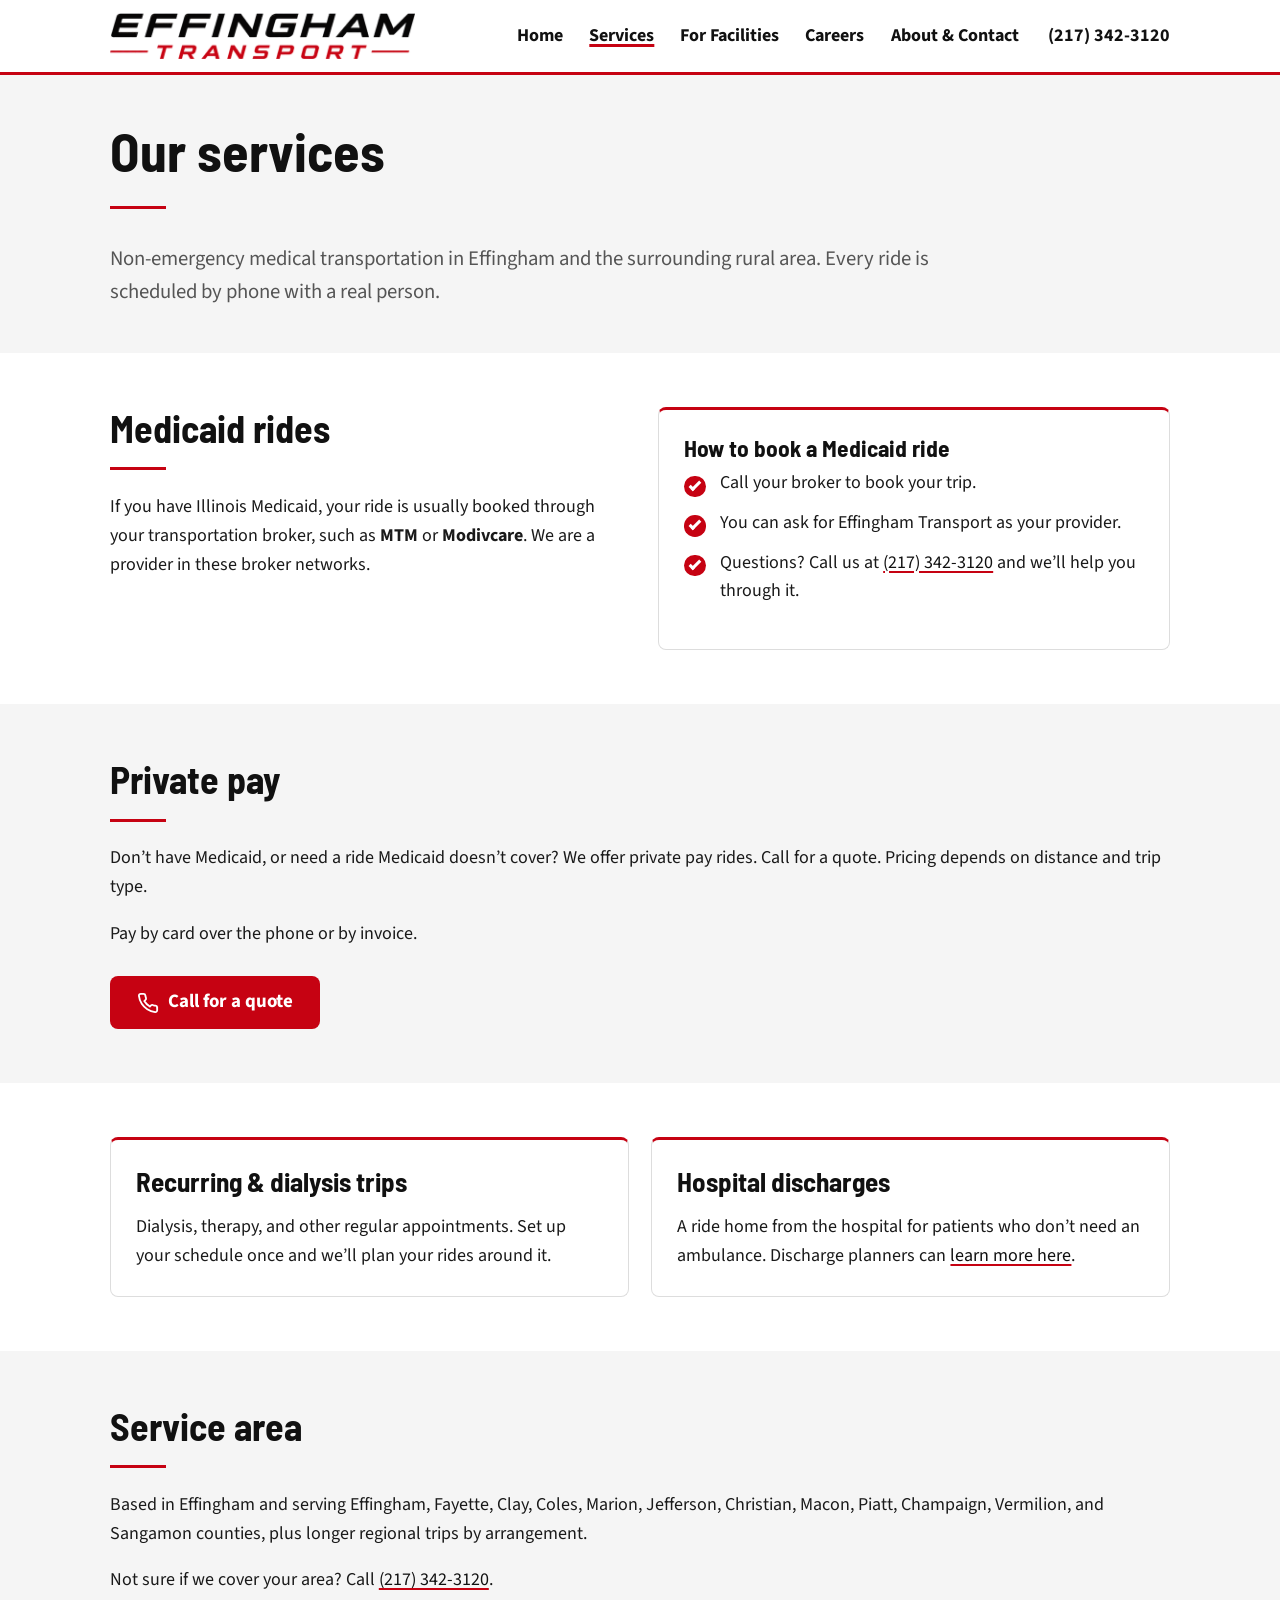
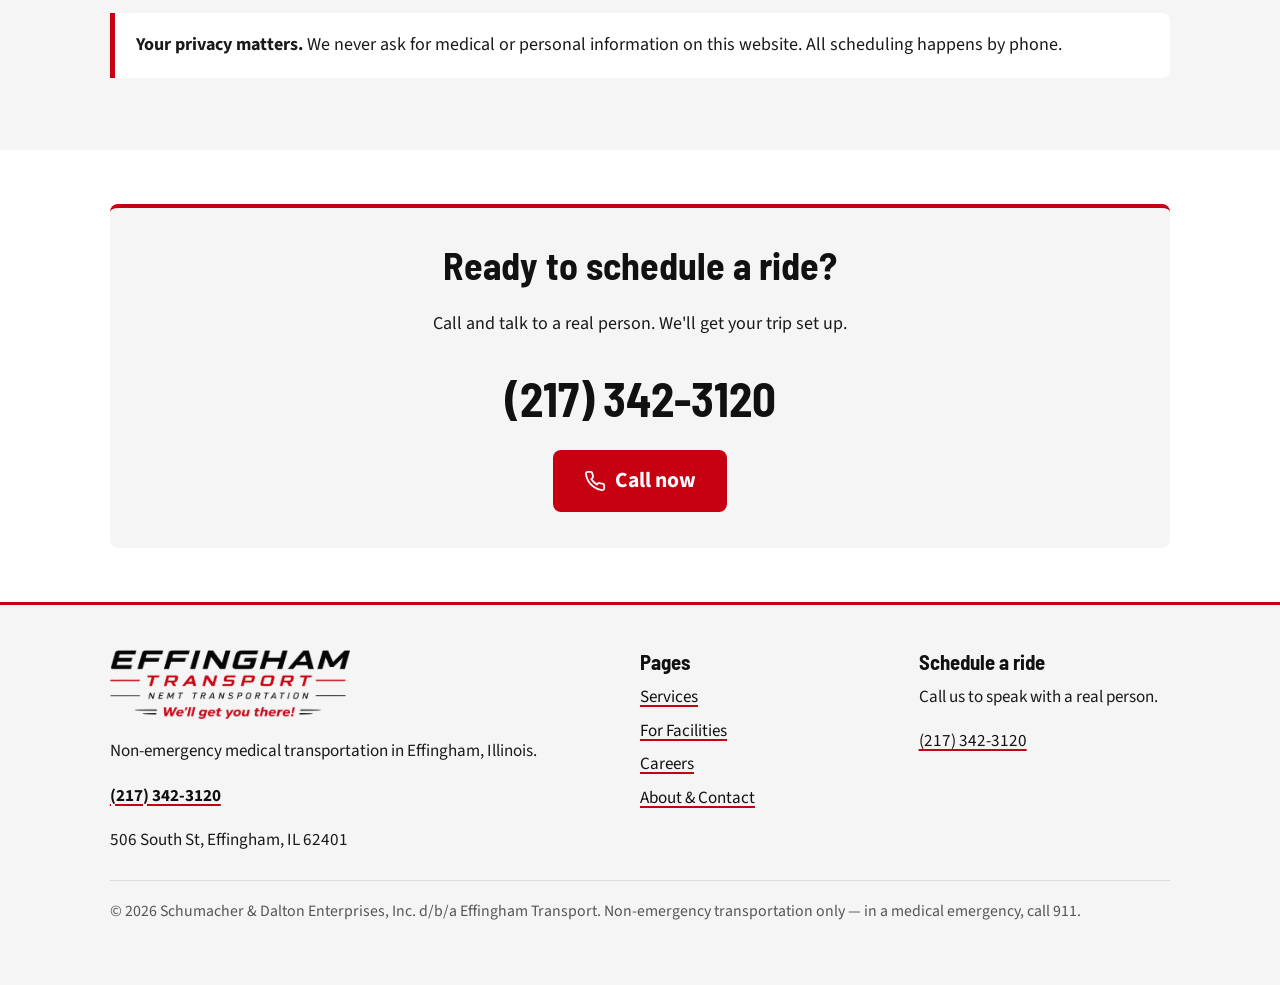
<file: services.html>
<!DOCTYPE html>
<html lang="en" class="no-js">
<head>
  <meta charset="utf-8">
  <meta name="viewport" content="width=device-width, initial-scale=1">
  <title>Services | Medicaid, Private Pay & Dialysis Transportation Effingham IL</title>
  <meta name="description" content="NEMT services in Effingham, IL: Medicaid rides through MTM and Modivcare, private pay, dialysis transportation in Effingham County, recurring trips, and hospital discharges.">
  <link rel="canonical" href="https://effinghamtransport.com/services.html">
  <meta property="og:type" content="website">
  <meta property="og:site_name" content="Effingham Transport">
  <meta property="og:title" content="Services | Medicaid, Private Pay & Dialysis Transportation Effingham IL">
  <meta property="og:description" content="NEMT services in Effingham, IL: Medicaid rides through MTM and Modivcare, private pay, dialysis transportation in Effingham County, recurring trips, and hospital discharges.">
  <meta property="og:url" content="https://effinghamtransport.com/services.html">
  <meta property="og:image" content="https://effinghamtransport.com/assets/img/og-image.png">
  <meta property="og:image:width" content="1200">
  <meta property="og:image:height" content="630">
  <meta property="og:image:alt" content="Effingham Transport logo">
  <meta name="twitter:card" content="summary_large_image">
  <meta name="theme-color" content="#ffffff">
  <link rel="icon" href="favicon.svg" type="image/svg+xml">
  <link rel="icon" href="favicon.png" type="image/png" sizes="32x32">
  <link rel="apple-touch-icon" href="apple-touch-icon.png">
  <link rel="preconnect" href="https://fonts.googleapis.com">
  <link rel="preconnect" href="https://fonts.gstatic.com" crossorigin>
  <link href="https://fonts.googleapis.com/css2?family=Barlow+Semi+Condensed:wght@700&amp;family=Source+Sans+3:wght@400;700&amp;display=swap" rel="stylesheet">
  <link rel="stylesheet" href="styles.css">
  <script>document.documentElement.className = 'js';</script>
</head>
<body>
  <a class="skip-link" href="#main">Skip to main content</a>

  <header class="site-header">
    <div class="container header-inner">
      <a class="logo" href="index.html"><img src="assets/img/logo-wordmark.png" width="636" height="96" alt="Effingham Transport"></a>
      <button class="nav-toggle" type="button" aria-expanded="false" aria-controls="site-nav">Menu</button>
      <nav class="site-nav" id="site-nav" aria-label="Main">
        <ul>
        <li><a href="index.html">Home</a></li>
        <li><a href="services.html" aria-current="page">Services</a></li>
        <li><a href="facilities.html">For Facilities</a></li>
        <li><a href="careers.html">Careers</a></li>
        <li><a href="about.html">About &amp; Contact</a></li>
        </ul>
      </nav>
      <a class="header-phone" href="tel:+12173423120">(217) 342-3120</a>
    </div>
  </header>

  <main id="main" tabindex="-1">
    <section class="page-hero">
      <div class="container">
        <h1>Our services</h1>
        <p class="lead">Non-emergency medical transportation in Effingham and the surrounding rural area. Every ride is scheduled by phone with a real person.</p>
      </div>
    </section>

    <section class="section" id="medicaid" aria-labelledby="medicaid-h">
      <div class="container split split--top">
        <div>
          <h2 id="medicaid-h">Medicaid rides</h2>
          <p>If you have Illinois Medicaid, your ride is usually booked through your transportation broker, such as <strong>MTM</strong> or <strong>Modivcare</strong>. We are a provider in these broker networks.</p>
        </div>
        <div class="card">
          <h3>How to book a Medicaid ride</h3>
          <ul class="check-list">
            <li>Call your broker to book your trip.</li>
            <li>You can ask for Effingham Transport as your provider.</li>
            <li>Questions? Call us at <a href="tel:+12173423120">(217) 342-3120</a> and we&rsquo;ll help you through it.</li>
          </ul>
        </div>
      </div>
    </section>

    <section class="section section--gray" id="private-pay" aria-labelledby="private-h">
      <div class="container">
        <h2 id="private-h">Private pay</h2>
        <p>Don&rsquo;t have Medicaid, or need a ride Medicaid doesn&rsquo;t cover? We offer private pay rides. Call for a quote. Pricing depends on distance and trip type.</p>
        <p>Pay by card over the phone or by invoice.</p>
        <div class="btn-row">
          <a class="btn btn--primary" href="tel:+12173423120"><svg viewBox="0 0 24 24" width="22" height="22" fill="none" stroke="currentColor" stroke-width="2" aria-hidden="true"><path d="M22 16.9v3a2 2 0 0 1-2.2 2 19.8 19.8 0 0 1-8.6-3.1 19.5 19.5 0 0 1-6-6A19.8 19.8 0 0 1 2.1 4.2 2 2 0 0 1 4.1 2h3a2 2 0 0 1 2 1.7c.1 1 .4 1.9.7 2.8a2 2 0 0 1-.5 2.1L8 9.9a16 16 0 0 0 6 6l1.3-1.3a2 2 0 0 1 2.1-.4c.9.3 1.8.6 2.8.7a2 2 0 0 1 1.7 2z"/></svg>Call for a quote</a>
        </div>
      </div>
    </section>

    <section class="section" aria-labelledby="recurring-h">
      <div class="container grid grid--2">
        <div class="card" id="recurring">
          <h2 id="recurring-h">Recurring &amp; dialysis trips</h2>
          <p>Dialysis, therapy, and other regular appointments. Set up your schedule once and we&rsquo;ll plan your rides around it.</p>
        </div>
        <div class="card" id="discharges">
          <h2>Hospital discharges</h2>
          <p>A ride home from the hospital for patients who don&rsquo;t need an ambulance. Discharge planners can <a href="facilities.html">learn more here</a>.</p>
        </div>
      </div>
    </section>

    <section class="section section--gray" id="area" aria-labelledby="area-h">
      <div class="container">
        <h2 id="area-h">Service area</h2>
        <p>Based in Effingham and serving Effingham, Fayette, Clay, Coles, Marion, Jefferson, Christian, Macon, Piatt, Champaign, Vermilion, and Sangamon counties, plus longer regional trips by arrangement.</p>
        <p>Not sure if we cover your area? Call <a href="tel:+12173423120">(217) 342-3120</a>.</p>
        <p class="note"><strong>Your privacy matters.</strong> We never ask for medical or personal information on this website. All scheduling happens by phone.</p>
      </div>
    </section>

    <section class="section">
      <div class="container">
        <div class="callout">
          <h2>Ready to schedule a ride?</h2>
          <p>Call and talk to a real person. We'll get your trip set up.</p>
          <a class="big-phone" href="tel:+12173423120">(217) 342-3120</a>
          <div><a class="btn btn--primary btn--lg" href="tel:+12173423120"><svg viewBox="0 0 24 24" width="22" height="22" fill="none" stroke="currentColor" stroke-width="2" aria-hidden="true"><path d="M22 16.9v3a2 2 0 0 1-2.2 2 19.8 19.8 0 0 1-8.6-3.1 19.5 19.5 0 0 1-6-6A19.8 19.8 0 0 1 2.1 4.2 2 2 0 0 1 4.1 2h3a2 2 0 0 1 2 1.7c.1 1 .4 1.9.7 2.8a2 2 0 0 1-.5 2.1L8 9.9a16 16 0 0 0 6 6l1.3-1.3a2 2 0 0 1 2.1-.4c.9.3 1.8.6 2.8.7a2 2 0 0 1 1.7 2z"/></svg>Call now</a></div>
        </div>
      </div>
    </section>
  </main>

  <footer class="site-footer">
    <div class="container">
      <div class="footer-grid">
        <div>
          <img class="footer-logo" src="assets/img/logo-wordmark-tagline.png" width="560" height="161" alt="Effingham Transport: We&rsquo;ll get you there!" loading="lazy">
          <p>Non-emergency medical transportation in Effingham, Illinois.</p>
          <p><a href="tel:+12173423120"><strong>(217) 342-3120</strong></a></p>
          <!-- NAP: keep name/address/phone identical to the Google Business Profile -->
          <address style="font-style:normal">
            506 South St, Effingham, IL 62401
          </address>
        </div>
        <div>
          <h2>Pages</h2>
          <ul>
            <li><a href="services.html">Services</a></li>
            <li><a href="facilities.html">For Facilities</a></li>
            <li><a href="careers.html">Careers</a></li>
            <li><a href="about.html">About &amp; Contact</a></li>
          </ul>
        </div>
        <div>
          <h2>Schedule a ride</h2>
          <p>Call us to speak with a real person.</p>
          <p><a href="tel:+12173423120">(217) 342-3120</a></p>
        </div>
      </div>
      <p class="footer-legal">&copy; 2026 Schumacher &amp; Dalton Enterprises, Inc. d/b/a Effingham Transport. Non-emergency transportation only &mdash; in a medical emergency, call 911.</p>
    </div>
  </footer>

  <div class="call-bar"><a class="btn btn--primary" href="tel:+12173423120"><svg viewBox="0 0 24 24" width="22" height="22" fill="none" stroke="currentColor" stroke-width="2" aria-hidden="true"><path d="M22 16.9v3a2 2 0 0 1-2.2 2 19.8 19.8 0 0 1-8.6-3.1 19.5 19.5 0 0 1-6-6A19.8 19.8 0 0 1 2.1 4.2 2 2 0 0 1 4.1 2h3a2 2 0 0 1 2 1.7c.1 1 .4 1.9.7 2.8a2 2 0 0 1-.5 2.1L8 9.9a16 16 0 0 0 6 6l1.3-1.3a2 2 0 0 1 2.1-.4c.9.3 1.8.6 2.8.7a2 2 0 0 1 1.7 2z"/></svg>Call (217) 342-3120</a></div>

  <script>
    (function () {
      var b = document.querySelector('.nav-toggle'), n = document.getElementById('site-nav');
      b.addEventListener('click', function () {
        var open = n.classList.toggle('is-open');
        b.setAttribute('aria-expanded', open ? 'true' : 'false');
      });
    })();
  </script>
</body>
</html>
</file>
<file: styles.css>
/* ==========================================================
   Effingham Transport — shared styles
   Brand colors: change these variables to re-theme the site.
   Logos have black text: only place them on --bg or --bg-alt.
   ========================================================== */
:root {
  --brand-red: #C60212;       /* accents, buttons, rules, icons */
  --brand-red-dark: #9E010E;  /* hover */
  --brand-black: #111111;     /* headings */
  --text: #1a1a1a;
  --muted: #555555;
  --bg: #ffffff;
  --bg-alt: #f5f5f5;
  --border: #dddddd;

  --font-body: "Source Sans 3", -apple-system, BlinkMacSystemFont, "Segoe UI", Roboto, Arial, sans-serif;
  --font-head: "Barlow Semi Condensed", "Arial Narrow", Arial, sans-serif;
  --radius: 8px;
  --max: 1100px;
}

/* ---------- Base ---------- */
*, *::before, *::after { box-sizing: border-box; }
html { font-size: 112.5%; /* 18px */ -webkit-text-size-adjust: 100%; }
body {
  margin: 0;
  font-family: var(--font-body);
  font-weight: 400;
  line-height: 1.6;
  color: var(--text);
  background: var(--bg);
}
img, iframe { max-width: 100%; display: block; }
h1, h2, h3 { font-family: var(--font-head); color: var(--brand-black); line-height: 1.15; font-weight: 700; margin: 0 0 .6em; }
h1 { font-size: clamp(2rem, 5.5vw, 3rem); }
h2 { font-size: clamp(1.6rem, 3.8vw, 2.1rem); }
h3 { font-size: 1.3rem; }
/* Thin red rule under section headings, echoing the logo's lines */
.section h2::after, .page-hero h1::after {
  content: ""; display: block; width: 56px; height: 3px; background: var(--brand-red); margin-top: .45em;
}
.center h2::after, .center h1::after { margin-left: auto; margin-right: auto; }
.card h2::after, .callout h2::after, .note h2::after { display: none; }
p, ul, ol { margin: 0 0 1em; }
a { color: var(--brand-black); text-decoration-color: var(--brand-red); text-decoration-thickness: 2px; text-underline-offset: 3px; }
a:hover { color: var(--brand-red); }
:focus-visible { outline: 3px solid var(--brand-black); outline-offset: 3px; border-radius: 4px; }


/* ---------- Skip link ---------- */
.skip-link {
  position: absolute; left: 1rem; top: -100px; z-index: 100;
  background: var(--brand-black); color: #fff;
  padding: .75rem 1rem; border-radius: var(--radius); font-weight: 700;
}
.skip-link:focus { top: 1rem; color: #fff; }

/* ---------- Layout ---------- */
.container { max-width: var(--max); margin: 0 auto; padding: 0 1.1rem; }
.section { padding: 3rem 0; }
.section--gray { background: var(--bg-alt); }
.lead { font-size: 1.15rem; color: var(--muted); max-width: 42em; }
.center { text-align: center; }
.center .lead { margin-left: auto; margin-right: auto; }

.grid { display: grid; gap: 1.25rem; }
@media (min-width: 700px) {
  .grid--2 { grid-template-columns: repeat(2, 1fr); }
  .grid--3 { grid-template-columns: repeat(3, 1fr); }
  .grid--4 { grid-template-columns: repeat(2, 1fr); }
}
@media (min-width: 1000px) {
  .grid--4 { grid-template-columns: repeat(4, 1fr); }
}
.split { display: grid; gap: 2rem; align-items: center; }
@media (min-width: 850px) { .split { grid-template-columns: 1fr 1fr; } }

/* ---------- Buttons ---------- */
.btn {
  display: inline-flex; align-items: center; justify-content: center; gap: .5rem;
  min-height: 52px; padding: .75rem 1.4rem;
  border-radius: var(--radius); border: 2px solid transparent;
  font-size: 1.05rem; font-weight: 700; text-decoration: none; line-height: 1.2;
  cursor: pointer;
}
.btn--primary { background: var(--brand-red); color: #fff; }
.btn--primary:hover { background: var(--brand-red-dark); color: #fff; }
.btn--secondary { background: var(--bg); color: var(--brand-black); border-color: var(--brand-black); }
.btn--secondary:hover { background: var(--brand-black); color: #fff; }
.btn--lg { min-height: 60px; font-size: 1.2rem; padding: .9rem 1.6rem; }
.btn-row { display: flex; flex-wrap: wrap; gap: .8rem; margin-top: 1.5rem; }
@media (max-width: 499px) { .btn-row .btn { width: 100%; } }

/* ---------- Header ---------- */
.site-header { background: var(--bg); border-bottom: 3px solid var(--brand-red); position: relative; z-index: 20; }
.header-inner { display: flex; flex-wrap: wrap; align-items: center; justify-content: space-between; gap: 1rem; min-height: 72px; }
.logo { display: block; padding: .4rem 0; }
.logo img { height: 34px; width: auto; }
.header-phone { display: none; font-weight: 700; color: var(--brand-black); text-decoration: none; white-space: nowrap; }
.header-phone:hover { color: var(--brand-red); }
.nav-toggle {
  display: inline-flex; align-items: center; gap: .4rem; min-height: 48px; padding: .5rem .9rem;
  background: var(--bg); color: var(--brand-black); border: 2px solid var(--brand-black); border-radius: var(--radius);
  font: inherit; font-weight: 700; cursor: pointer;
}
.site-nav { width: 100%; }
.js .site-nav { display: none; }
.js .site-nav.is-open { display: block; }
.no-js .nav-toggle { display: none; }
.site-nav ul { list-style: none; margin: 0; padding: 0 0 1rem; }
.site-nav a {
  display: block; padding: .8rem .25rem; min-height: 48px;
  color: var(--brand-black); font-weight: 700; text-decoration: none; border-bottom: 1px solid var(--border);
}
.site-nav a:hover { color: var(--brand-red); }
.site-nav a[aria-current="page"] { text-decoration: underline; text-decoration-color: var(--brand-red); text-decoration-thickness: 3px; }

@media (min-width: 960px) {
  .header-inner { flex-wrap: nowrap; }
  .logo img { height: 46px; }
  .nav-toggle { display: none; }
  .site-nav { display: block !important; width: auto; margin-left: auto; }
  .site-nav ul { display: flex; gap: .15rem; padding: 0; }
  .site-nav a { border: 0; padding: .6rem .65rem; display: flex; align-items: center; }
  .header-phone { display: inline-flex; align-items: center; min-height: 48px; }
}
@media (min-width: 960px) and (max-width: 1100px) {
  .logo img { height: 38px; }
  .site-nav a { padding: .6rem .45rem; }
}
.site-nav a { white-space: nowrap; }

/* ---------- Hero ---------- */
.hero { background: var(--bg); padding: 2.5rem 0 3rem; }
.hero-grid { display: grid; gap: 1.5rem; align-items: center; }
.hero-logo { width: 100%; max-width: 420px; height: auto; margin: 0 auto; }
.tagline { font-family: var(--font-head); font-style: italic; font-weight: 700; font-size: 1.5rem; color: var(--brand-red); margin-bottom: .4rem; }
@media (min-width: 850px) {
  .hero-grid { grid-template-columns: 5fr 6fr; gap: 3rem; }
}
.page-hero { background: var(--bg-alt); padding: 2.5rem 0; }
.page-hero .lead { margin-bottom: 0; }

/* ---------- Cards ---------- */
.card {
  background: var(--bg); border: 1px solid var(--border); border-top: 3px solid var(--brand-red);
  border-radius: var(--radius); padding: 1.4rem;
}
.card h3 { margin-bottom: .4rem; }
.card p:last-child { margin-bottom: 0; }
.trust-item { display: flex; gap: .8rem; align-items: flex-start; }
.trust-icon {
  flex: 0 0 auto; width: 44px; height: 44px; border-radius: 50%;
  background: var(--brand-red); color: #fff; display: grid; place-items: center;
}
.trust-icon svg { width: 24px; height: 24px; }
.check-list { list-style: none; padding: 0; }
.check-list li { position: relative; padding-left: 2rem; margin-bottom: .6rem; }
.check-list li::before {
  content: ""; position: absolute; left: 0; top: .35em; width: 1.2rem; height: 1.2rem;
  background: var(--brand-red); border-radius: 50%;
}
.check-list li::after {
  content: ""; position: absolute; left: .42rem; top: .52em; width: .35rem; height: .65rem;
  border: solid #fff; border-width: 0 3px 3px 0; transform: rotate(45deg);
}


/* ---------- Callout / contact ---------- */
.callout {
  background: var(--bg-alt); border-top: 4px solid var(--brand-red); border-radius: var(--radius);
  padding: 2rem 1.5rem; text-align: center;
}
.callout .big-phone { font-family: var(--font-head); font-size: clamp(1.9rem, 6vw, 2.6rem); font-weight: 700; color: var(--brand-black); text-decoration: none; display: inline-block; margin: .2rem 0 .8rem; }
.callout .big-phone:hover { color: var(--brand-red); }
.contact-list { list-style: none; padding: 0; }
.contact-list li { margin-bottom: 1rem; }
.contact-list strong { display: block; color: var(--brand-black); }
.map-embed { width: 100%; aspect-ratio: 4 / 3; border: 0; border-radius: var(--radius); background: var(--bg-alt); }
.note { border-left: 5px solid var(--brand-red); background: var(--bg-alt); padding: 1rem 1.2rem; border-radius: 0 var(--radius) var(--radius) 0; }
.section--gray .note { background: var(--bg); }

/* ---------- Footer (light, so the logo's black text works) ---------- */
.site-footer { background: var(--bg-alt); color: var(--text); border-top: 3px solid var(--brand-red); padding: 2.5rem 0 6rem; font-size: .95rem; }
.site-footer h2 { font-size: 1.15rem; margin-bottom: .5rem; }
.site-footer ul { list-style: none; padding: 0; }
.site-footer li { margin-bottom: .35rem; }
.footer-logo { width: 240px; max-width: 100%; height: auto; margin-bottom: 1rem; }
.footer-grid { display: grid; gap: 1.5rem; }
@media (min-width: 800px) { .footer-grid { grid-template-columns: 2fr 1fr 1fr; } .site-footer { padding-bottom: 2.5rem; } }
.footer-legal { border-top: 1px solid var(--border); margin-top: 1.5rem; padding-top: 1rem; font-size: .88rem; color: var(--muted); }

/* ---------- Sticky mobile call bar ---------- */
.call-bar {
  position: fixed; left: 0; right: 0; bottom: 0; z-index: 50;
  padding: .6rem .8rem calc(.6rem + env(safe-area-inset-bottom));
  background: var(--bg); box-shadow: 0 -2px 12px rgba(0,0,0,.15);
}
.call-bar .btn { width: 100%; }
@media (min-width: 800px) { .call-bar { display: none; } }

/* ---------- Misc ---------- */
.eyebrow { text-transform: uppercase; letter-spacing: .08em; font-weight: 700; font-size: .85rem; color: var(--brand-red); margin-bottom: .4rem; }
.visually-hidden { position: absolute !important; width: 1px; height: 1px; overflow: hidden; clip: rect(0 0 0 0); white-space: nowrap; }
.logo-404 { width: 220px; height: auto; margin: 0 auto 1.5rem; }
@media (prefers-reduced-motion: no-preference) { html { scroll-behavior: smooth; } }
.split--top { align-items: start; }
.btn-row--center { justify-content: center; }
.card h2 { font-size: 1.5rem; }
a[href^="tel:"]:not(.btn) { white-space: nowrap; }
@media (min-width: 1000px) { .grid--4 .trust-item { flex-direction: column; } }
</file>
